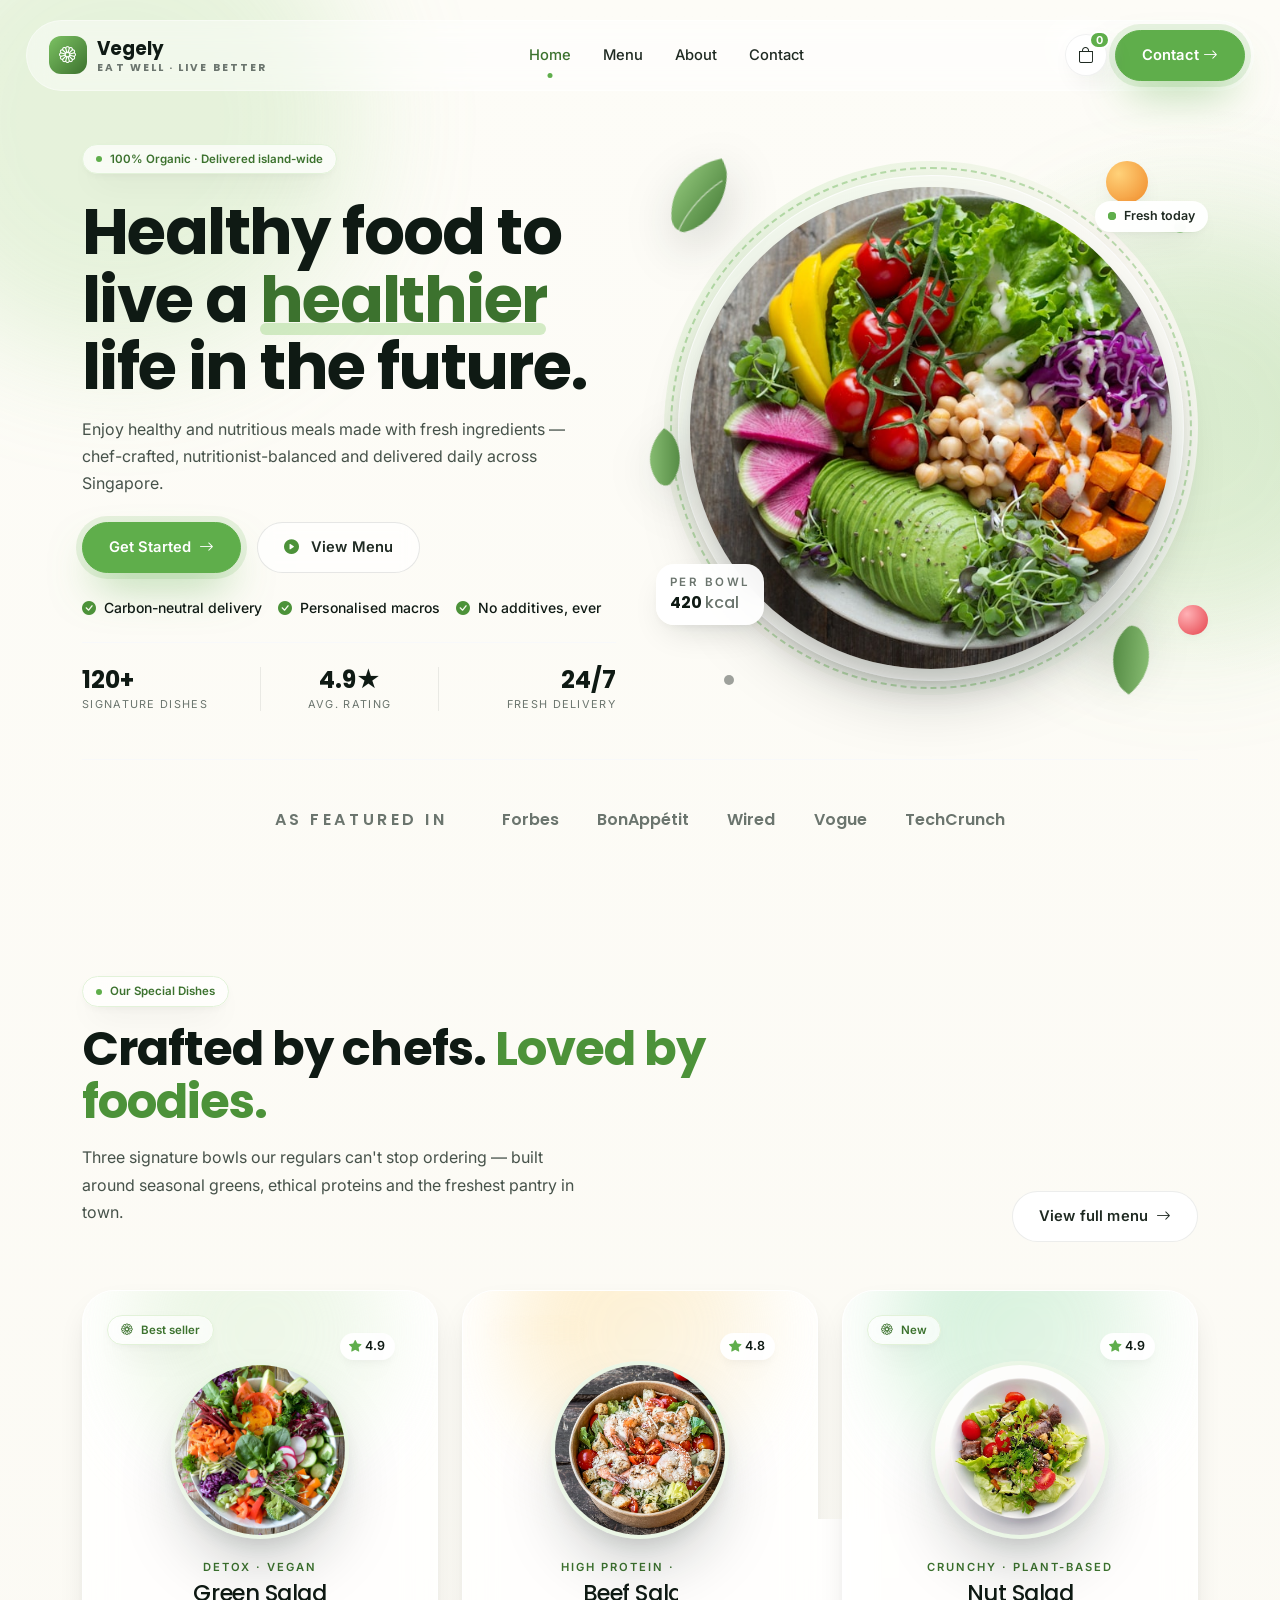
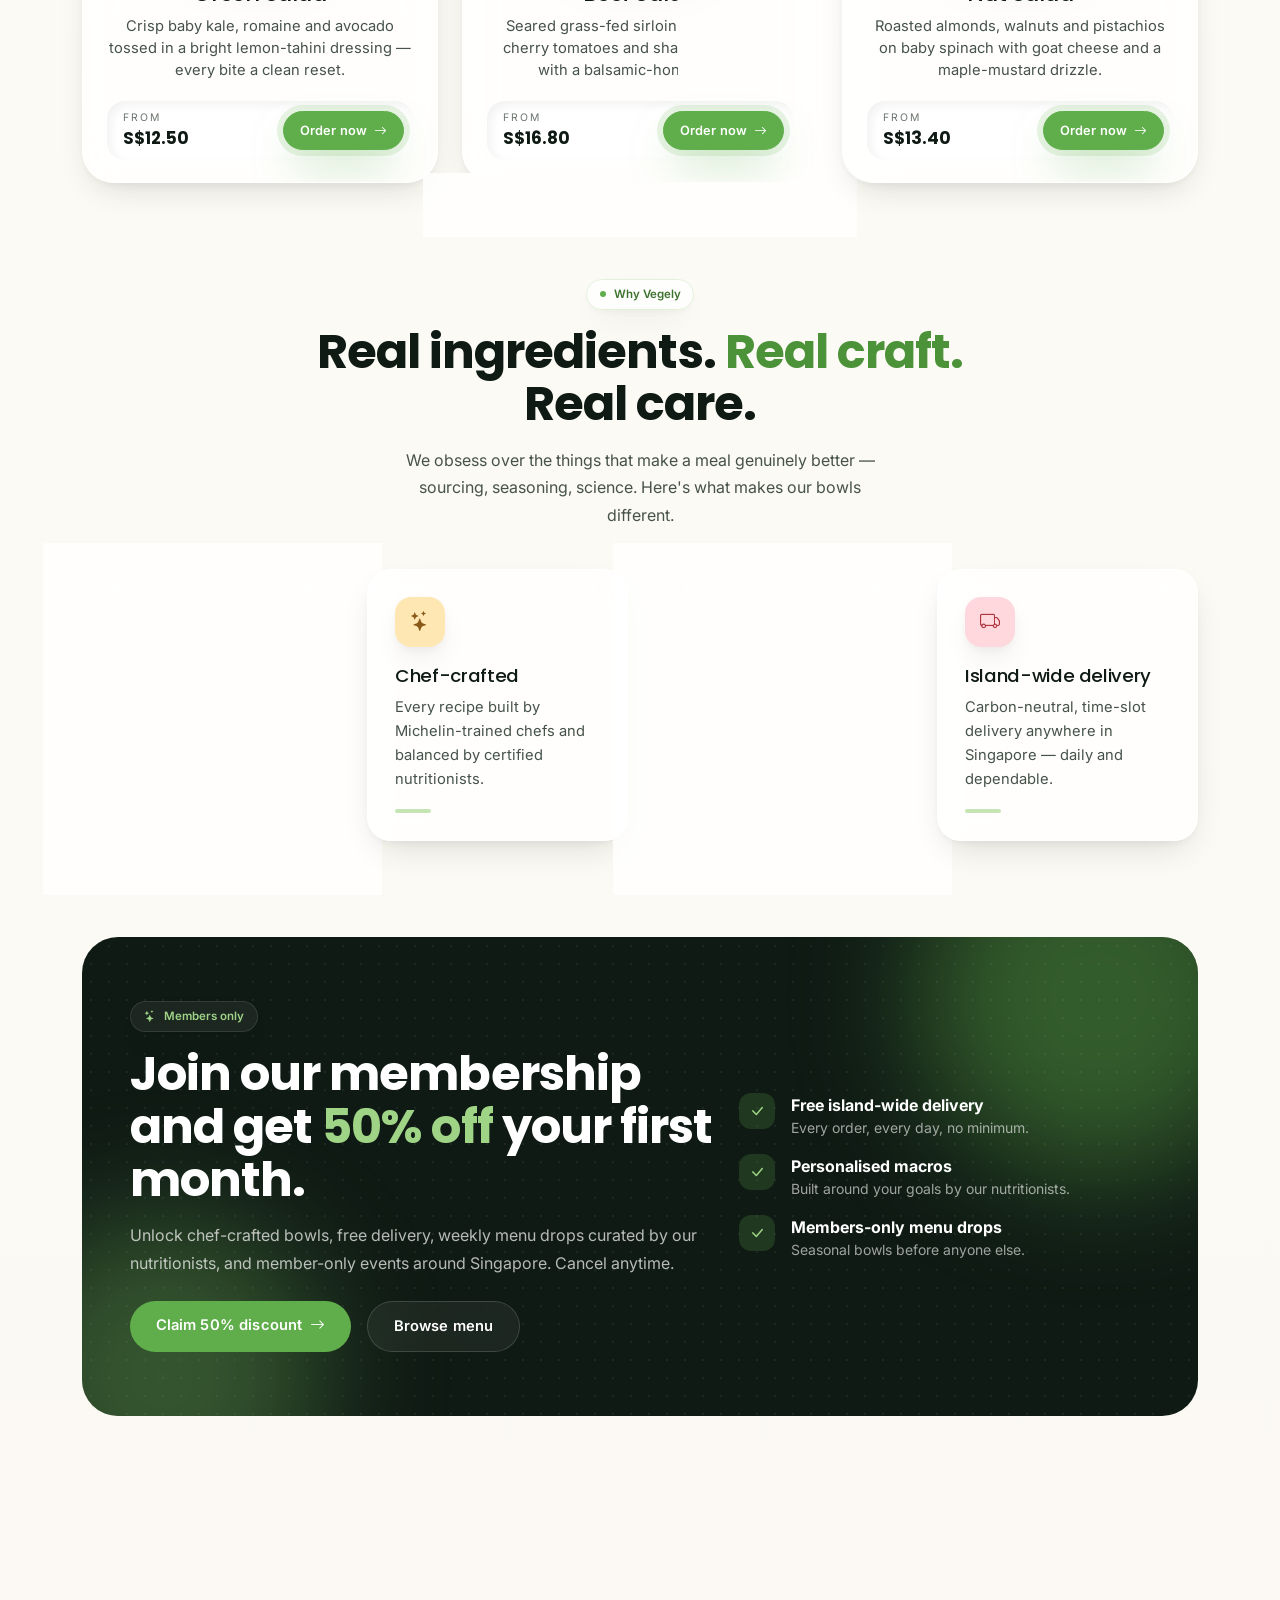
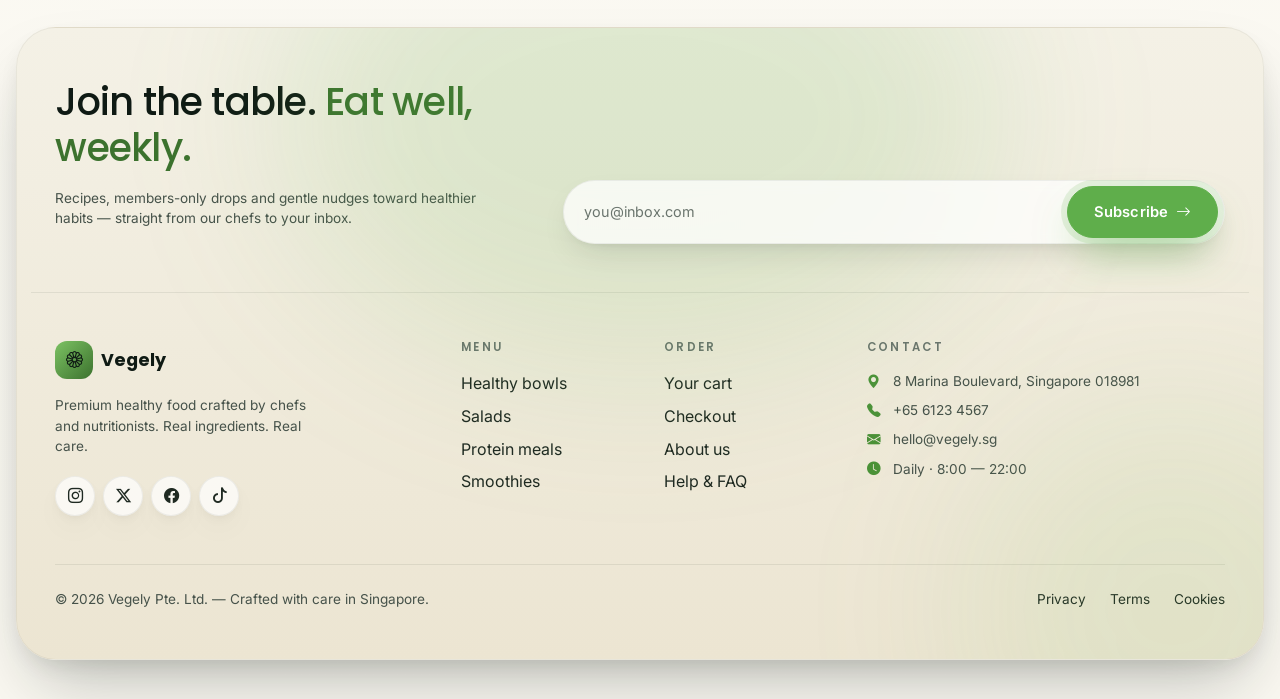
<file: index.html>
<!doctype html>
<html lang="en">
<head>
  <meta charset="UTF-8" />
  <meta name="viewport" content="width=device-width, initial-scale=1.0" />
  <meta name="theme-color" content="#5FAE4B" />
  <meta
    name="description"
    content="Vegely — Singapore's premium healthy food delivery. Fresh, chef-crafted bowls and salads delivered daily across the island."
  />
  <meta name="keywords" content="healthy food, food delivery, salad, Singapore, Vegely, vegan, plant-based, meal plans" />
  <meta name="author" content="Vegely" />

  <!-- Open Graph -->
  <meta property="og:title" content="Vegely — Healthy Food Delivery, Singapore" />
  <meta property="og:description" content="Chef-crafted, nutritionist-balanced bowls delivered fresh across Singapore." />
  <meta property="og:type" content="website" />

  <title>Vegely — Healthy Food Delivery, Singapore</title>
  <link rel="icon" type="image/svg+xml" href="images/icons/favicon.svg" />

  <!-- Fonts -->
  <link rel="preconnect" href="https://fonts.googleapis.com" />
  <link rel="preconnect" href="https://fonts.gstatic.com" crossorigin />
  <link
    href="https://fonts.googleapis.com/css2?family=Inter:wght@300;400;500;600;700&family=Poppins:wght@400;500;600;700;800&display=swap"
    rel="stylesheet"
  />

  <!-- Bootstrap 5 -->
  <link
    href="https://cdn.jsdelivr.net/npm/bootstrap@5.3.3/dist/css/bootstrap.min.css"
    rel="stylesheet"
  />
  <link
    rel="stylesheet"
    href="https://cdn.jsdelivr.net/npm/bootstrap-icons@1.11.3/font/bootstrap-icons.css"
  />

  <link rel="stylesheet" href="css/style.css" />
</head>
<body>

  <!-- ===================== NAVBAR ===================== -->
  <header class="navbar-vegely" role="banner">
    <div class="container">
      <div class="nav-shell">
        <a href="index.html" class="navbar-brand" aria-label="Vegely home">
          <span class="brand-mark"><i class="bi bi-flower1"></i></span>
          <span>
            <span class="d-block">Vegely</span>
            <span class="brand-tag d-block d-md-block">Eat well · Live better</span>
          </span>
        </a>

        <nav class="nav-links" aria-label="Primary">
          <a class="nav-link active" href="index.html">Home</a>
          <a class="nav-link" href="menu.html">Menu</a>
          <a class="nav-link" href="about.html">About</a>
          <a class="nav-link" href="about.html#contact">Contact</a>
        </nav>

        <div class="d-flex align-items-center gap-2">
          <a class="cart-chip" href="cart.html" data-cart aria-label="Cart">
            <i class="bi bi-bag"></i>
            <span class="count" data-cart-count>0</span>
          </a>
          <a href="about.html#contact" class="btn btn-vegely d-none d-md-inline-flex">
            Contact <i class="bi bi-arrow-right ms-1"></i>
          </a>
          <button
            class="nav-toggle d-lg-none"
            type="button"
            aria-label="Toggle navigation"
            aria-expanded="false"
            data-nav-toggle
          >
            <i class="bi bi-list fs-5"></i>
          </button>
        </div>
      </div>

      <div class="nav-mobile" data-nav-mobile style="display:none">
        <a class="nav-link" href="index.html">Home</a>
        <a class="nav-link" href="menu.html">Menu</a>
        <a class="nav-link" href="about.html">About</a>
        <a class="nav-link nav-link-cart" href="cart.html">
          <span><i class="bi bi-bag me-2"></i>Cart</span>
          <span class="cart-badge-mobile" data-cart-count>0</span>
        </a>
        <a class="nav-link" href="about.html#contact">Contact</a>
        <a href="cart.html" class="btn btn-vegely">
          <i class="bi bi-bag-check me-1"></i> View cart &amp; checkout
        </a>
      </div>
    </div>
  </header>

  <main>

    <!-- ===================== HERO ===================== -->
    <section class="section pt-5 pb-5" id="home" style="padding-top: 9rem !important;">
      <span class="amb-blob tl"></span>
      <span class="amb-blob tr"></span>

      <div class="container position-relative">
        <div class="row align-items-center g-5">
          <div class="col-lg-6 fade-up">
            <span class="pill mb-4">
              <span class="dot"></span> 100% Organic · Delivered island-wide
            </span>

            <h1 class="hero-title mb-3">
              Healthy food to live a
              <span class="highlight">healthier</span> life in the future.
            </h1>

            <p class="lead-soft mb-4">
              Enjoy healthy and nutritious meals made with fresh ingredients —
              chef-crafted, nutritionist-balanced and delivered daily across Singapore.
            </p>

            <div class="d-flex flex-wrap gap-3 mb-4">
              <a href="menu.html" class="btn btn-vegely">
                Get Started <i class="bi bi-arrow-right ms-1"></i>
              </a>
              <a href="menu.html" class="btn btn-ghost">
                <i class="bi bi-play-circle-fill text-leaf me-2"></i> View Menu
              </a>
            </div>

            <ul class="list-unstyled small fw-medium d-flex flex-wrap gap-3 mb-4">
              <li><i class="bi bi-check-circle-fill text-leaf me-1"></i> Carbon-neutral delivery</li>
              <li><i class="bi bi-check-circle-fill text-leaf me-1"></i> Personalised macros</li>
              <li><i class="bi bi-check-circle-fill text-leaf me-1"></i> No additives, ever</li>
            </ul>

            <div class="stats-row pt-4 border-top border-light">
              <div class="stat-block">
                <div class="stat-value">120+</div>
                <div class="stat-label">Signature dishes</div>
              </div>
              <div class="stat-block">
                <div class="stat-value">4.9★</div>
                <div class="stat-label">Avg. rating</div>
              </div>
              <div class="stat-block">
                <div class="stat-value">24/7</div>
                <div class="stat-label">Fresh delivery</div>
              </div>
            </div>
          </div>

          <!-- HERO BLOB -->
          <div class="col-lg-6 fade-up">
            <div class="hero-blob">
              <div class="ring-outer"></div>
              <div class="ring-inner"></div>
              <div class="ring-orbit"></div>

              <img
                class="hero-img"
                src="images/hero/salad-bowl.jpg"
                alt="Vegely signature green salad bowl with fresh greens"
              />

              <!-- Floating decorations -->
              <svg class="float-leaf leaf-1" viewBox="0 0 200 200" aria-hidden="true">
                <defs>
                  <linearGradient id="lg1" x1="0" y1="0" x2="1" y2="1">
                    <stop offset="0%" stop-color="#9FD487" />
                    <stop offset="100%" stop-color="#3C722E" />
                  </linearGradient>
                </defs>
                <path fill="url(#lg1)" d="M170 30C100 30 40 70 30 140c-2 16 6 32 22 36 60-2 110-50 122-110 2-12-2-30-4-36z" />
                <path d="M40 170C70 130 110 100 160 80" stroke="#FDFCF7" stroke-width="3" stroke-linecap="round" fill="none" opacity=".55" />
              </svg>
              <svg class="float-leaf leaf-2" viewBox="0 0 200 200" aria-hidden="true">
                <use href="#leafShape" />
                <path fill="url(#lg1)" d="M170 30C100 30 40 70 30 140c-2 16 6 32 22 36 60-2 110-50 122-110 2-12-2-30-4-36z" />
              </svg>
              <svg class="float-leaf leaf-3" viewBox="0 0 200 200" aria-hidden="true">
                <path fill="url(#lg1)" d="M170 30C100 30 40 70 30 140c-2 16 6 32 22 36 60-2 110-50 122-110 2-12-2-30-4-36z" />
              </svg>

              <span class="float-fruit float-fruit-orange"></span>
              <span class="float-fruit float-fruit-rose"></span>
              <span class="float-dot float-dot-green"></span>
              <span class="float-dot float-dot-ink"></span>

              <!-- Floating cards -->
              <div class="hero-badge kcal d-none d-md-block">
                <div class="text-eyebrow">Per bowl</div>
                <div style="font-family: var(--vg-font-display); font-weight: 700; color: var(--vg-ink-900);">
                  420 <span style="color: var(--vg-ink-400); font-weight: 500;">kcal</span>
                </div>
              </div>
              <div class="hero-badge fresh d-none d-md-flex">
                <span class="fresh-dot"></span>
                <span style="font-size:.78rem;font-weight:600;color:var(--vg-ink-700)">Fresh today</span>
              </div>
            </div>
          </div>
        </div>

        <!-- Brand strip -->
        <div class="brand-strip mt-5 pt-5 border-top border-light fade-up">
          <span class="text-eyebrow me-3">As featured in</span>
          <span>Forbes</span>
          <span>BonAppétit</span>
          <span>Wired</span>
          <span>Vogue</span>
          <span>TechCrunch</span>
        </div>
      </div>
    </section>

    <!-- ===================== SPECIAL DISHES ===================== -->
    <section class="section" id="dishes">
      <div class="container">
        <div class="row align-items-end g-3 mb-5">
          <div class="col-lg-7 fade-up">
            <span class="pill mb-3"><span class="dot"></span> Our Special Dishes</span>
            <h2 class="section-title">
              Crafted by chefs.
              <span class="text-leaf">Loved by foodies.</span>
            </h2>
            <p class="lead-soft mt-3">
              Three signature bowls our regulars can't stop ordering — built around
              seasonal greens, ethical proteins and the freshest pantry in town.
            </p>
          </div>
          <div class="col-lg-5 text-lg-end fade-up">
            <a href="menu.html" class="btn btn-pill-outline">
              View full menu <i class="bi bi-arrow-right ms-1"></i>
            </a>
          </div>
        </div>

        <div class="row g-4">
          <!-- Green Salad -->
          <div class="col-md-6 col-lg-4 fade-up">
            <article class="dish-card h-100">
              <span class="accent-blob accent-leaf"></span>
              <div class="d-flex justify-content-between align-items-start position-relative" style="z-index:1">
                <span class="pill"><i class="bi bi-flower1"></i> Best seller</span>
                <span class="dish-rating"><i class="bi bi-star-fill"></i> 4.9</span>
              </div>
              <div class="dish-image">
                <img src="images/dishes/green-salad.jpg" alt="Green salad bowl" />
              </div>
              <div class="dish-meta">
                <div class="tag">Detox · Vegan</div>
                <h3>Green Salad</h3>
                <p>Crisp baby kale, romaine and avocado tossed in a bright lemon-tahini dressing — every bite a clean reset.</p>
              </div>
              <div class="dish-foot">
                <div>
                  <div class="price-from">From</div>
                  <div class="price-val">S$12.50</div>
                </div>
                <button class="btn btn-vegely" data-add-to-cart="Green Salad">
                  Order now <i class="bi bi-arrow-right ms-1"></i>
                </button>
              </div>
            </article>
          </div>

          <!-- Beef Salad -->
          <div class="col-md-6 col-lg-4 fade-up">
            <article class="dish-card h-100">
              <span class="accent-blob accent-amber"></span>
              <div class="d-flex justify-content-between align-items-start position-relative" style="z-index:1">
                <span class="pill"><i class="bi bi-flower1"></i> Chef pick</span>
                <span class="dish-rating"><i class="bi bi-star-fill"></i> 4.8</span>
              </div>
              <div class="dish-image">
                <img src="images/dishes/beef-salad.jpg" alt="Beef salad" />
              </div>
              <div class="dish-meta">
                <div class="tag">High protein · Keto</div>
                <h3>Beef Salad</h3>
                <p>Seared grass-fed sirloin over arugula, cherry tomatoes and shaved parmesan with a balsamic-honey glaze.</p>
              </div>
              <div class="dish-foot">
                <div>
                  <div class="price-from">From</div>
                  <div class="price-val">S$16.80</div>
                </div>
                <button class="btn btn-vegely" data-add-to-cart="Beef Salad">
                  Order now <i class="bi bi-arrow-right ms-1"></i>
                </button>
              </div>
            </article>
          </div>

          <!-- Nut Salad -->
          <div class="col-md-6 col-lg-4 fade-up">
            <article class="dish-card h-100">
              <span class="accent-blob accent-mint"></span>
              <div class="d-flex justify-content-between align-items-start position-relative" style="z-index:1">
                <span class="pill"><i class="bi bi-flower1"></i> New</span>
                <span class="dish-rating"><i class="bi bi-star-fill"></i> 4.9</span>
              </div>
              <div class="dish-image">
                <img src="images/dishes/nut-salad.jpg" alt="Nut salad" />
              </div>
              <div class="dish-meta">
                <div class="tag">Crunchy · Plant-based</div>
                <h3>Nut Salad</h3>
                <p>Roasted almonds, walnuts and pistachios on baby spinach with goat cheese and a maple-mustard drizzle.</p>
              </div>
              <div class="dish-foot">
                <div>
                  <div class="price-from">From</div>
                  <div class="price-val">S$13.40</div>
                </div>
                <button class="btn btn-vegely" data-add-to-cart="Nut Salad">
                  Order now <i class="bi bi-arrow-right ms-1"></i>
                </button>
              </div>
            </article>
          </div>
        </div>
      </div>
    </section>

    <!-- ===================== FEATURES ===================== -->
    <section class="section pt-0">
      <div class="container">
        <div class="text-center mx-auto fade-up" style="max-width: 720px">
          <span class="pill mb-3"><span class="dot"></span> Why Vegely</span>
          <h2 class="section-title">
            Real ingredients. <span class="text-leaf">Real craft.</span> Real care.
          </h2>
          <p class="lead-soft mx-auto mt-3">
            We obsess over the things that make a meal genuinely better — sourcing,
            seasoning, science. Here's what makes our bowls different.
          </p>
        </div>

        <div class="row g-4 mt-2">
          <div class="col-md-6 col-lg-3 fade-up">
            <div class="feature-card">
              <span class="feature-icon"><i class="bi bi-flower1"></i></span>
              <h3>Locally sourced</h3>
              <p>Greens harvested from regenerative Singapore farms — picked, washed, plated within hours.</p>
              <div class="accent-bar"></div>
            </div>
          </div>
          <div class="col-md-6 col-lg-3 fade-up">
            <div class="feature-card">
              <span class="feature-icon amber"><i class="bi bi-stars"></i></span>
              <h3>Chef-crafted</h3>
              <p>Every recipe built by Michelin-trained chefs and balanced by certified nutritionists.</p>
              <div class="accent-bar"></div>
            </div>
          </div>
          <div class="col-md-6 col-lg-3 fade-up">
            <div class="feature-card">
              <span class="feature-icon mint"><i class="bi bi-check2-circle"></i></span>
              <h3>Clean macros</h3>
              <p>Personalised macros, transparent ingredients. No additives, no surprises — ever.</p>
              <div class="accent-bar"></div>
            </div>
          </div>
          <div class="col-md-6 col-lg-3 fade-up">
            <div class="feature-card">
              <span class="feature-icon rose"><i class="bi bi-truck"></i></span>
              <h3>Island-wide delivery</h3>
              <p>Carbon-neutral, time-slot delivery anywhere in Singapore — daily and dependable.</p>
              <div class="accent-bar"></div>
            </div>
          </div>
        </div>
      </div>
    </section>

    <!-- ===================== MEMBERSHIP BANNER ===================== -->
    <section class="section pt-0">
      <div class="container">
        <div class="promo-banner fade-up">
          <span class="dots"></span>
          <div class="row align-items-center g-4 position-relative" style="z-index:1">
            <div class="col-lg-7">
              <span class="pill" style="background: rgba(255,255,255,.06); color: var(--vg-green-300); border-color: rgba(255,255,255,.1)">
                <i class="bi bi-stars"></i> Members only
              </span>
              <h2 class="section-title mt-3">
                Join our membership and get
                <span class="text-accent">50% off</span> your first month.
              </h2>
              <p class="lead-soft mt-3" style="color: rgba(255,255,255,.7); max-width: 38rem">
                Unlock chef-crafted bowls, free delivery, weekly menu drops curated by our nutritionists,
                and member-only events around Singapore. Cancel anytime.
              </p>
              <div class="d-flex flex-wrap gap-3 mt-4">
                <a href="about.html#contact" class="btn btn-glow">
                  Claim 50% discount <i class="bi bi-arrow-right ms-1"></i>
                </a>
                <a href="menu.html" class="btn btn-ghost" style="background: rgba(255,255,255,.06); color: #fff; border-color: rgba(255,255,255,.15)">
                  Browse menu
                </a>
              </div>
            </div>
            <div class="col-lg-5">
              <ul class="list-unstyled m-0">
                <li class="d-flex align-items-start gap-3 mb-3">
                  <span style="width:36px;height:36px;border-radius:12px;background:rgba(95,174,75,.2);color:var(--vg-green-300);display:inline-flex;align-items:center;justify-content:center;flex-shrink:0">
                    <i class="bi bi-check-lg"></i>
                  </span>
                  <div>
                    <strong>Free island-wide delivery</strong>
                    <div class="small" style="color: rgba(255,255,255,.6)">Every order, every day, no minimum.</div>
                  </div>
                </li>
                <li class="d-flex align-items-start gap-3 mb-3">
                  <span style="width:36px;height:36px;border-radius:12px;background:rgba(95,174,75,.2);color:var(--vg-green-300);display:inline-flex;align-items:center;justify-content:center;flex-shrink:0">
                    <i class="bi bi-check-lg"></i>
                  </span>
                  <div>
                    <strong>Personalised macros</strong>
                    <div class="small" style="color: rgba(255,255,255,.6)">Built around your goals by our nutritionists.</div>
                  </div>
                </li>
                <li class="d-flex align-items-start gap-3">
                  <span style="width:36px;height:36px;border-radius:12px;background:rgba(95,174,75,.2);color:var(--vg-green-300);display:inline-flex;align-items:center;justify-content:center;flex-shrink:0">
                    <i class="bi bi-check-lg"></i>
                  </span>
                  <div>
                    <strong>Members-only menu drops</strong>
                    <div class="small" style="color: rgba(255,255,255,.6)">Seasonal bowls before anyone else.</div>
                  </div>
                </li>
              </ul>
            </div>
          </div>
        </div>
      </div>
    </section>
  </main>

  <!-- ===================== FOOTER ===================== -->
  <footer class="site-footer" id="contact">
    <div class="container footer-inner">
      <div class="row g-5 pb-5 border-bottom border-secondary border-opacity-25">
        <div class="col-lg-5">
          <h2 class="text-white" style="font-size: clamp(1.6rem, 3vw, 2.4rem)">
            Join the table.
            <span style="color: var(--vg-green-300)">Eat well, weekly.</span>
          </h2>
          <p class="small-muted mt-3" style="max-width: 32rem">
            Recipes, members-only drops and gentle nudges toward healthier habits —
            straight from our chefs to your inbox.
          </p>
        </div>
        <div class="col-lg-7 d-flex align-items-end">
          <form class="footer-newsletter w-100" data-newsletter>
            <input type="email" required placeholder="you@inbox.com" aria-label="Email" />
            <button class="btn btn-vegely" type="submit">
              Subscribe <i class="bi bi-arrow-right ms-1"></i>
            </button>
          </form>
        </div>
      </div>

      <div class="row g-5 py-5">
        <div class="col-lg-4 col-md-6">
          <a href="index.html" class="d-inline-flex align-items-center gap-2 text-white text-decoration-none">
            <span class="brand-mark"><i class="bi bi-flower1"></i></span>
            <span style="font-family: var(--vg-font-display); font-weight: 700; font-size: 1.1rem">Vegely</span>
          </a>
          <p class="small-muted mt-3" style="max-width: 28ch">
            Premium healthy food crafted by chefs and nutritionists. Real ingredients. Real care.
          </p>
          <div class="social-row">
            <a href="#" aria-label="Instagram"><i class="bi bi-instagram"></i></a>
            <a href="#" aria-label="Twitter"><i class="bi bi-twitter-x"></i></a>
            <a href="#" aria-label="Facebook"><i class="bi bi-facebook"></i></a>
            <a href="#" aria-label="TikTok"><i class="bi bi-tiktok"></i></a>
          </div>
        </div>

        <div class="col-lg-2 col-md-6 col-6">
          <h6>Menu</h6>
          <ul>
            <li><a href="menu.html#bowls">Healthy bowls</a></li>
            <li><a href="menu.html#salads">Salads</a></li>
            <li><a href="menu.html#protein">Protein meals</a></li>
            <li><a href="menu.html#smoothies">Smoothies</a></li>
          </ul>
        </div>

        <div class="col-lg-2 col-md-6 col-6">
          <h6>Order</h6>
          <ul>
            <li><a href="cart.html">Your cart</a></li>
            <li><a href="cart.html#checkout">Checkout</a></li>
            <li><a href="about.html">About us</a></li>
            <li><a href="about.html#contact">Help &amp; FAQ</a></li>
          </ul>
        </div>

        <div class="col-lg-4 col-md-6">
          <h6>Contact</h6>
          <ul class="small-muted">
            <li><i class="bi bi-geo-alt-fill text-leaf me-2"></i> 8 Marina Boulevard, Singapore 018981</li>
            <li><i class="bi bi-telephone-fill text-leaf me-2"></i> +65 6123 4567</li>
            <li><i class="bi bi-envelope-fill text-leaf me-2"></i> hello@vegely.sg</li>
            <li><i class="bi bi-clock-fill text-leaf me-2"></i> Daily · 8:00 — 22:00</li>
          </ul>
        </div>
      </div>

      <div class="footer-base">
        <p class="small-muted mb-0">
          © <span data-year>2026</span> Vegely Pte. Ltd. — Crafted with care in Singapore.
        </p>
        <div class="d-flex gap-4 small-muted">
          <a href="#">Privacy</a>
          <a href="#">Terms</a>
          <a href="#">Cookies</a>
        </div>
      </div>
    </div>
  </footer>

  <!-- Cart toast -->
  <div class="cart-toast" data-cart-toast role="status" aria-live="polite">
    <i class="bi bi-bag-check-fill"></i>
    <span data-cart-toast-msg>Added to cart</span>
  </div>

  <!-- Bootstrap JS -->
  <script src="https://cdn.jsdelivr.net/npm/bootstrap@5.3.3/dist/js/bootstrap.bundle.min.js"></script>
  <script src="js/script.js"></script>
</body>
</html>
</file>
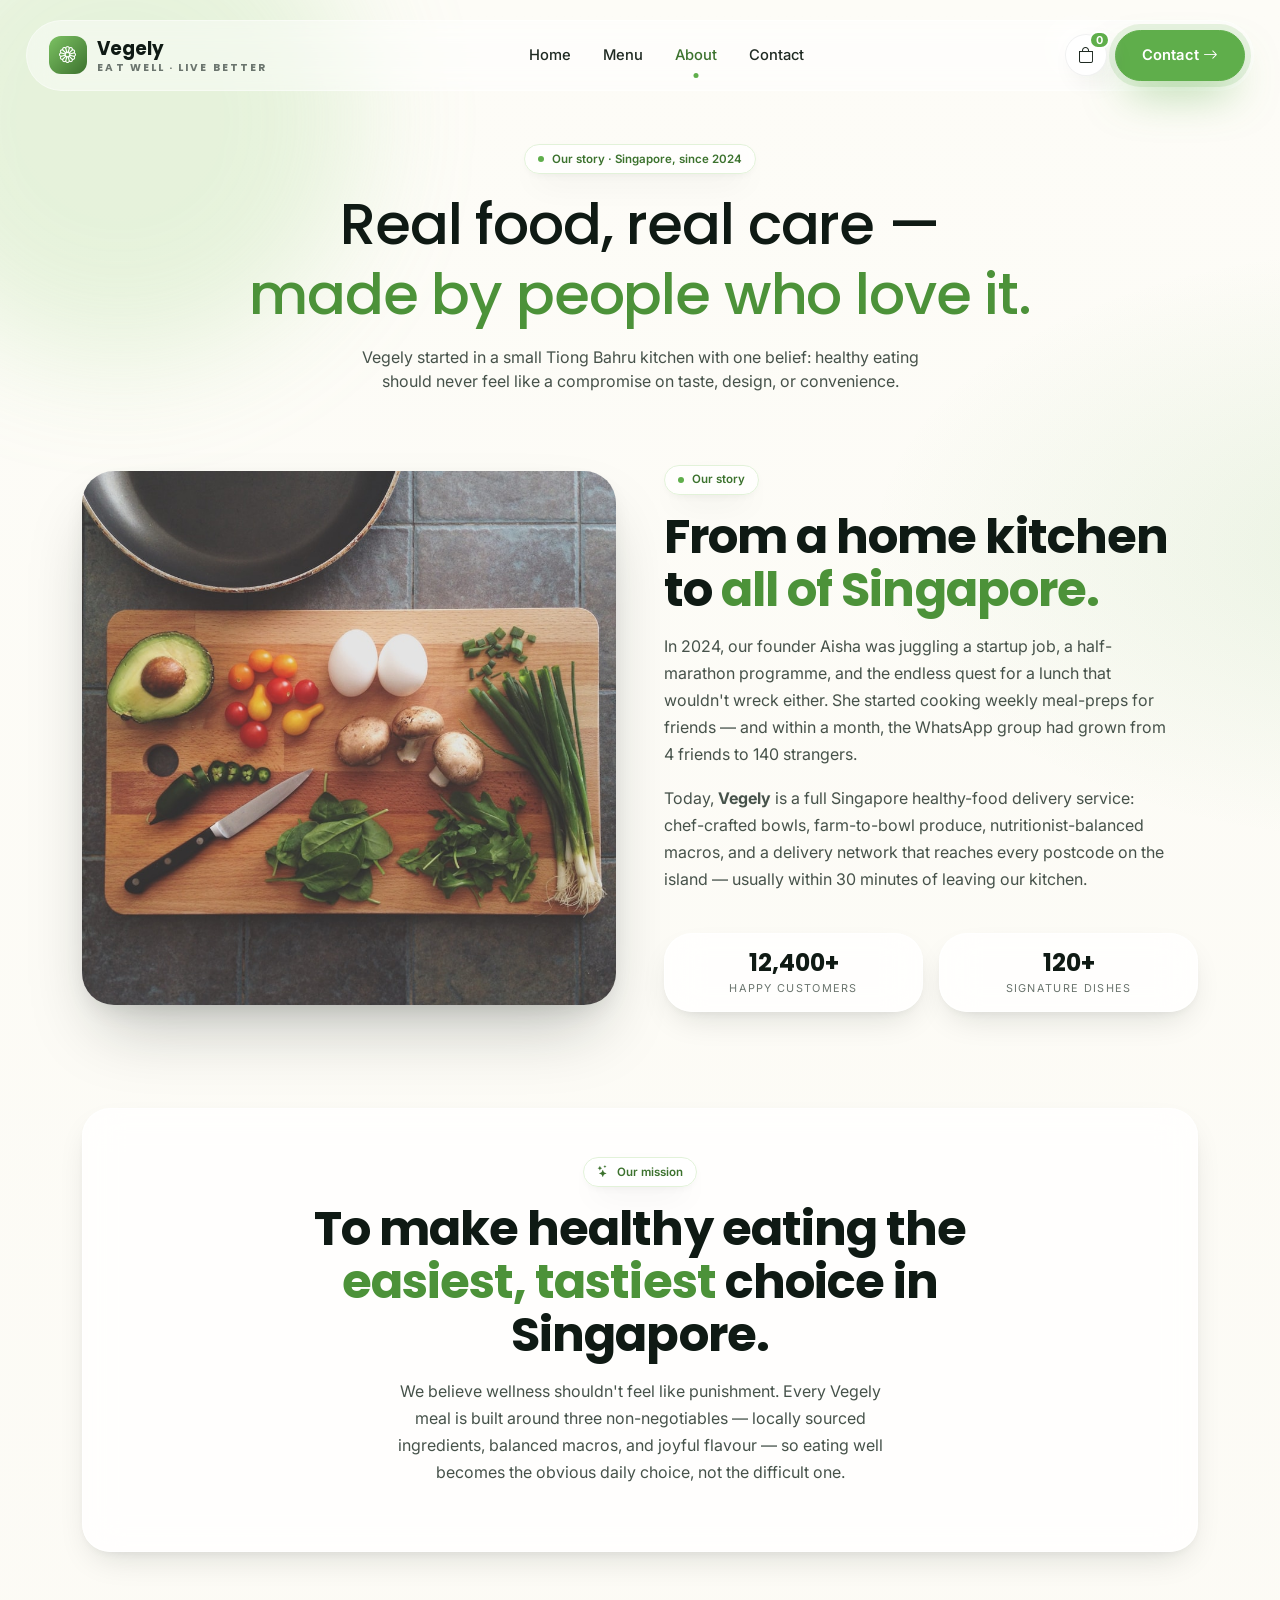
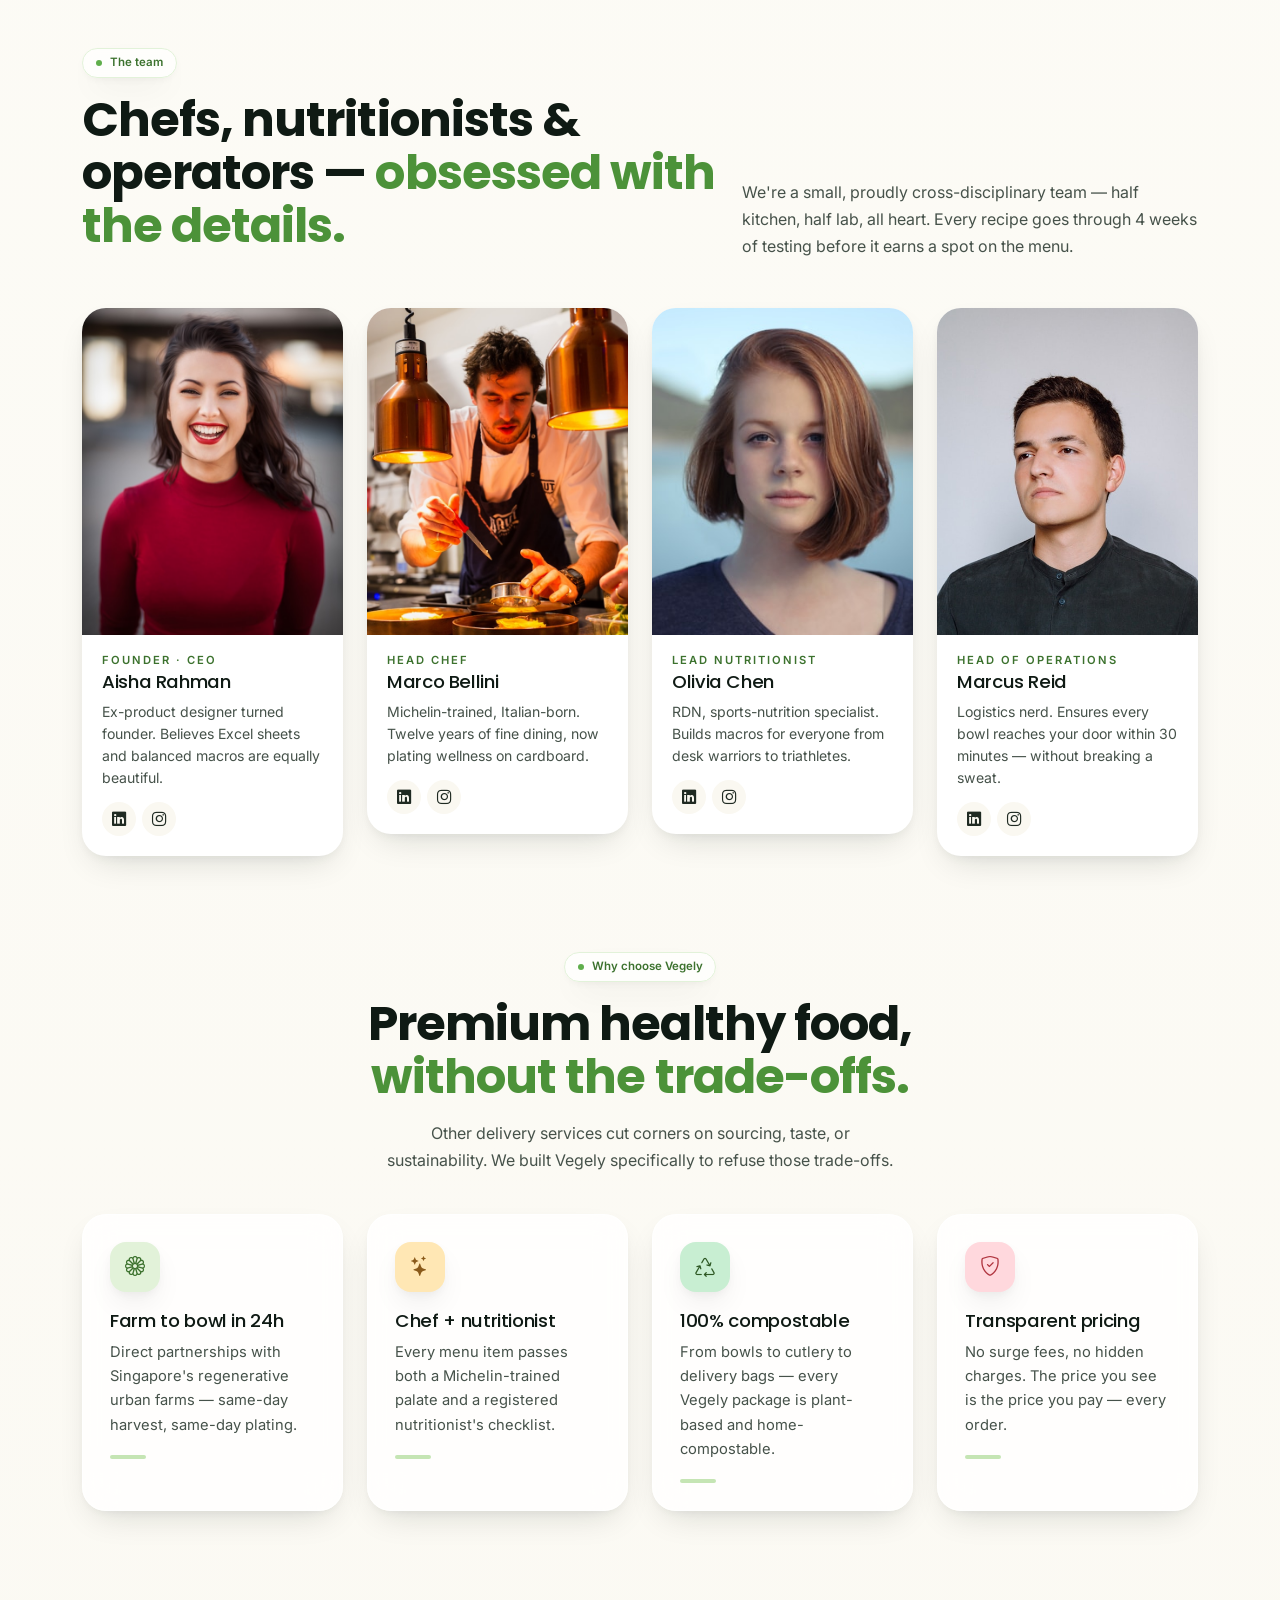
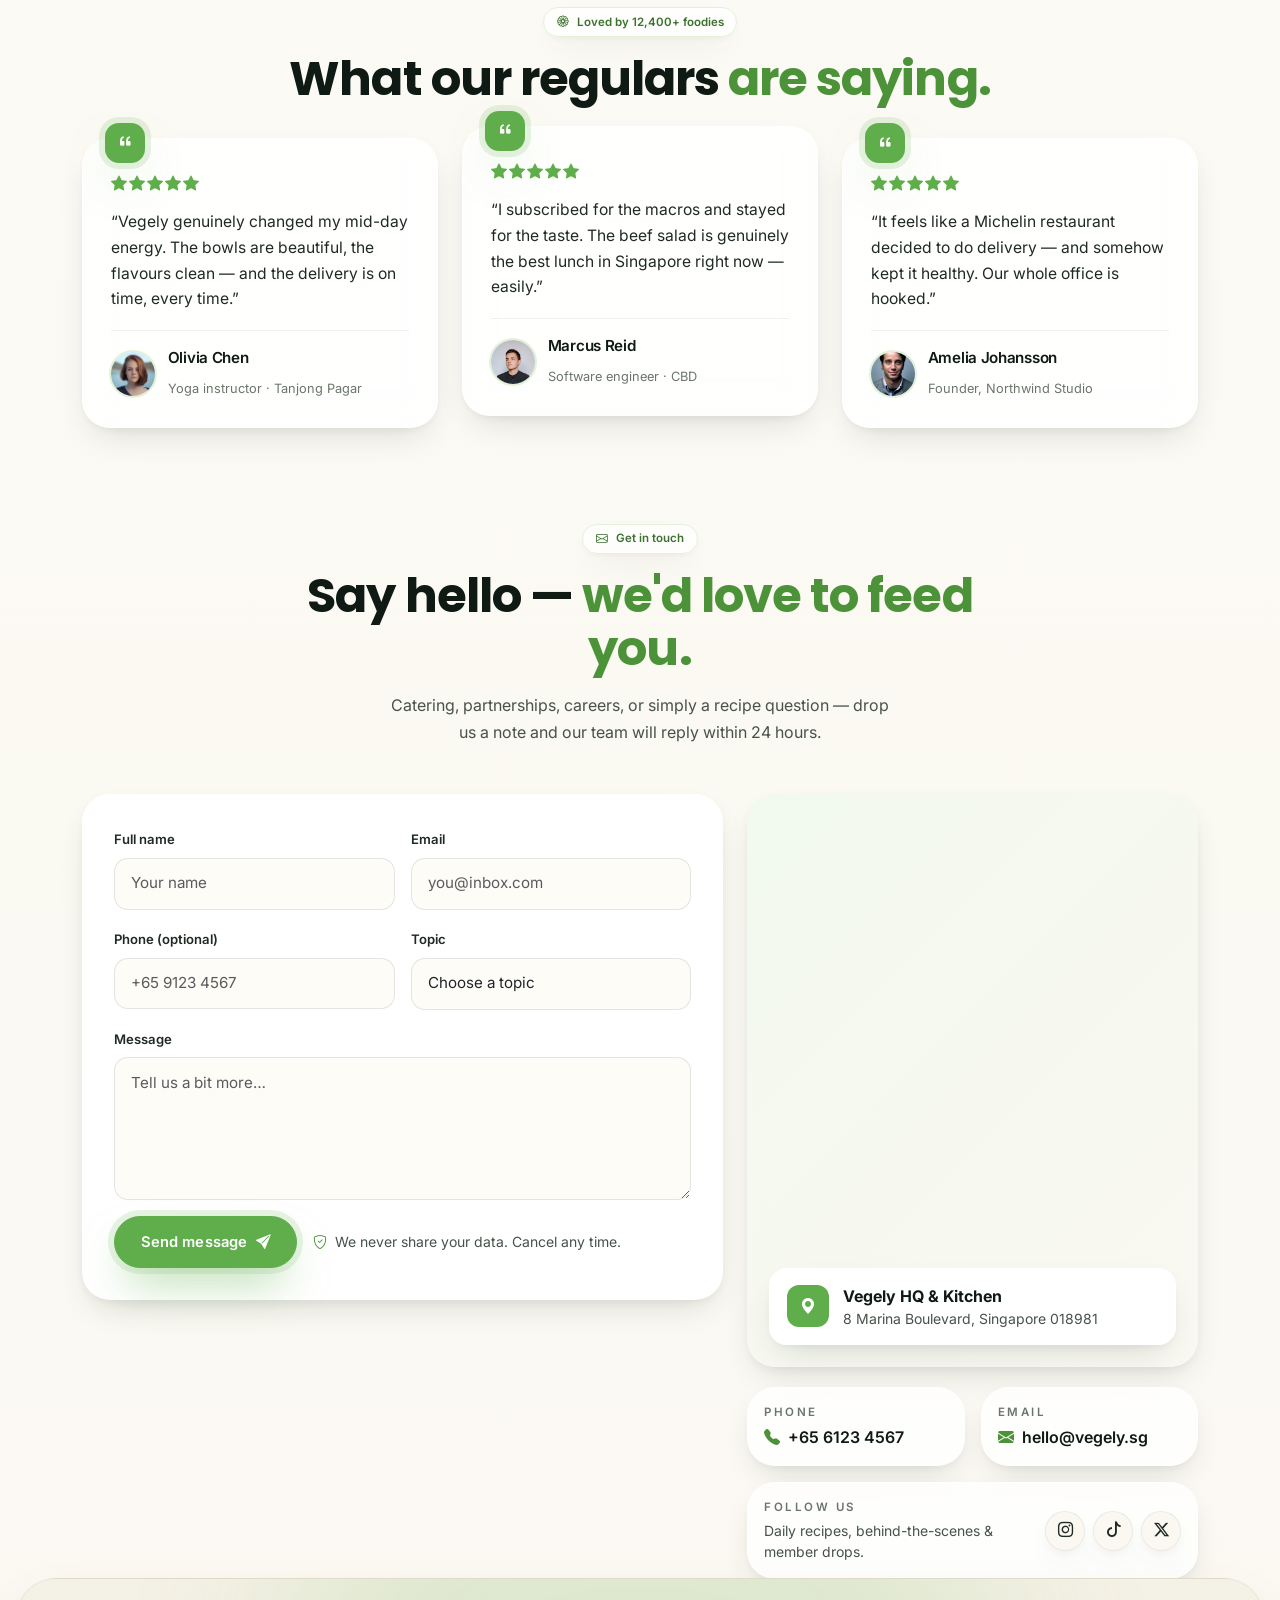
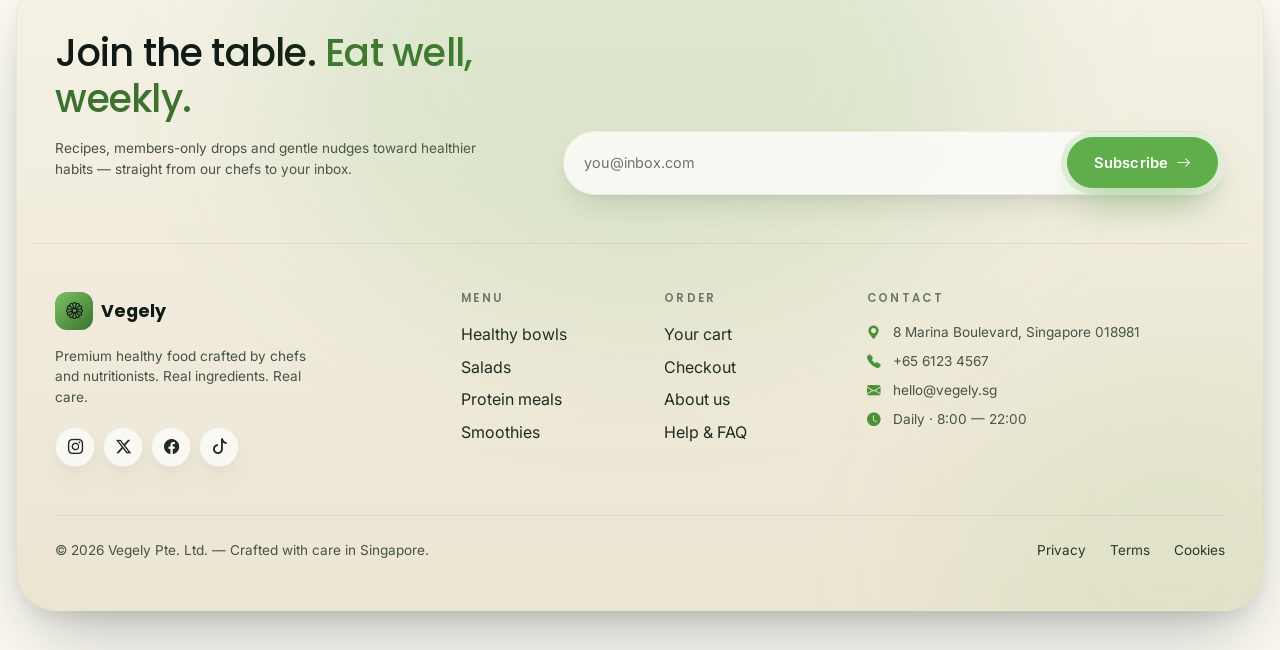
<file: about.html>
<!doctype html>
<html lang="en">
<head>
  <meta charset="UTF-8" />
  <meta name="viewport" content="width=device-width, initial-scale=1.0" />
  <meta name="theme-color" content="#5FAE4B" />
  <meta
    name="description"
    content="The story behind Vegely — a Singapore healthy food delivery startup. Meet our founders, chefs and nutritionists, read customer reviews, or get in touch."
  />
  <title>About — Vegely | Healthy Food Delivery, Singapore</title>
  <link rel="icon" type="image/svg+xml" href="images/icons/favicon.svg" />

  <link rel="preconnect" href="https://fonts.googleapis.com" />
  <link rel="preconnect" href="https://fonts.gstatic.com" crossorigin />
  <link
    href="https://fonts.googleapis.com/css2?family=Inter:wght@300;400;500;600;700&family=Poppins:wght@400;500;600;700;800&display=swap"
    rel="stylesheet"
  />

  <link
    href="https://cdn.jsdelivr.net/npm/bootstrap@5.3.3/dist/css/bootstrap.min.css"
    rel="stylesheet"
  />
  <link
    rel="stylesheet"
    href="https://cdn.jsdelivr.net/npm/bootstrap-icons@1.11.3/font/bootstrap-icons.css"
  />
  <link rel="stylesheet" href="css/style.css" />
</head>
<body>

  <!-- ===================== NAVBAR ===================== -->
  <header class="navbar-vegely" role="banner">
    <div class="container">
      <div class="nav-shell">
        <a href="index.html" class="navbar-brand" aria-label="Vegely home">
          <span class="brand-mark"><i class="bi bi-flower1"></i></span>
          <span>
            <span class="d-block">Vegely</span>
            <span class="brand-tag d-block">Eat well · Live better</span>
          </span>
        </a>
        <nav class="nav-links" aria-label="Primary">
          <a class="nav-link" href="index.html">Home</a>
          <a class="nav-link" href="menu.html">Menu</a>
          <a class="nav-link active" href="about.html">About</a>
          <a class="nav-link" href="#contact">Contact</a>
        </nav>
        <div class="d-flex align-items-center gap-2">
          <a class="cart-chip" href="cart.html" data-cart aria-label="Cart">
            <i class="bi bi-bag"></i>
            <span class="count" data-cart-count>0</span>
          </a>
          <a href="#contact" class="btn btn-vegely d-none d-md-inline-flex">
            Contact <i class="bi bi-arrow-right ms-1"></i>
          </a>
          <button class="nav-toggle d-lg-none" type="button" aria-label="Toggle navigation" aria-expanded="false" data-nav-toggle>
            <i class="bi bi-list fs-5"></i>
          </button>
        </div>
      </div>
      <div class="nav-mobile" data-nav-mobile style="display:none">
        <a class="nav-link" href="index.html">Home</a>
        <a class="nav-link" href="menu.html">Menu</a>
        <a class="nav-link" href="about.html">About</a>
        <a class="nav-link nav-link-cart" href="cart.html">
          <span><i class="bi bi-bag me-2"></i>Cart</span>
          <span class="cart-badge-mobile" data-cart-count>0</span>
        </a>
        <a class="nav-link" href="#contact">Contact</a>
        <a href="cart.html" class="btn btn-vegely">
          <i class="bi bi-bag-check me-1"></i> View cart &amp; checkout
        </a>
      </div>
    </div>
  </header>

  <main>

    <!-- ===================== PAGE HEADER ===================== -->
    <section class="page-header position-relative">
      <span class="amb-blob tl"></span>
      <div class="container position-relative fade-up">
        <span class="pill mb-3"><span class="dot"></span> Our story · Singapore, since 2024</span>
        <h1>Real food, real care — <br><span class="text-leaf">made by people who love it.</span></h1>
        <p>
          Vegely started in a small Tiong Bahru kitchen with one belief:
          healthy eating should never feel like a compromise on taste, design, or convenience.
        </p>
      </div>
    </section>

    <!-- ===================== STORY ===================== -->
    <section class="section pt-2" id="story">
      <div class="container">
        <div class="row g-5 align-items-center">
          <div class="col-lg-6 fade-up">
            <div class="about-hero-img">
              <img src="images/hero/fresh-produce.jpg" alt="Fresh produce arranged on a wooden table" />
            </div>
          </div>
          <div class="col-lg-6 fade-up">
            <span class="pill mb-3"><span class="dot"></span> Our story</span>
            <h2 class="section-title">From a home kitchen to <span class="text-leaf">all of Singapore.</span></h2>
            <p class="lead-soft mt-3">
              In 2024, our founder Aisha was juggling a startup job, a half-marathon programme, and the
              endless quest for a lunch that wouldn't wreck either. She started cooking weekly meal-preps
              for friends — and within a month, the WhatsApp group had grown from 4 friends to 140 strangers.
            </p>
            <p class="lead-soft">
              Today, <strong>Vegely</strong> is a full Singapore healthy-food delivery service: chef-crafted bowls,
              farm-to-bowl produce, nutritionist-balanced macros, and a delivery network that reaches
              every postcode on the island — usually within 30 minutes of leaving our kitchen.
            </p>

            <div class="row g-3 mt-4">
              <div class="col-6">
                <div class="glass-card p-3 text-center">
                  <div class="stat-value">12,400+</div>
                  <div class="stat-label">Happy customers</div>
                </div>
              </div>
              <div class="col-6">
                <div class="glass-card p-3 text-center">
                  <div class="stat-value">120+</div>
                  <div class="stat-label">Signature dishes</div>
                </div>
              </div>
            </div>
          </div>
        </div>
      </div>
    </section>

    <!-- ===================== MISSION ===================== -->
    <section class="section pt-0">
      <div class="container">
        <div class="glass-card p-4 p-lg-5 fade-up text-center">
          <span class="pill mx-auto mb-3"><i class="bi bi-stars"></i> Our mission</span>
          <h2 class="section-title mx-auto" style="max-width: 22ch">
            To make healthy eating the <span class="text-leaf">easiest, tastiest</span> choice in Singapore.
          </h2>
          <p class="lead-soft mx-auto mt-3">
            We believe wellness shouldn't feel like punishment. Every Vegely meal is built around three
            non-negotiables — locally sourced ingredients, balanced macros, and joyful flavour — so eating
            well becomes the obvious daily choice, not the difficult one.
          </p>
        </div>
      </div>
    </section>

    <!-- ===================== TEAM ===================== -->
    <section class="section pt-0" id="team">
      <div class="container">
        <div class="row align-items-end g-3 mb-5">
          <div class="col-lg-7 fade-up">
            <span class="pill mb-3"><span class="dot"></span> The team</span>
            <h2 class="section-title">
              Chefs, nutritionists & operators —
              <span class="text-leaf">obsessed with the details.</span>
            </h2>
          </div>
          <div class="col-lg-5 fade-up">
            <p class="lead-soft mb-0">
              We're a small, proudly cross-disciplinary team — half kitchen, half lab, all heart.
              Every recipe goes through 4 weeks of testing before it earns a spot on the menu.
            </p>
          </div>
        </div>

        <div class="row g-4">
          <div class="col-md-6 col-lg-3 fade-up">
            <article class="team-card">
              <div class="img-wrap">
                <img src="images/team/aisha-rahman.jpg" alt="Aisha Rahman" />
              </div>
              <div class="body">
                <div class="role">Founder · CEO</div>
                <h3>Aisha Rahman</h3>
                <p>Ex-product designer turned founder. Believes Excel sheets and balanced macros are equally beautiful.</p>
                <div class="socials">
                  <a href="#" aria-label="LinkedIn"><i class="bi bi-linkedin"></i></a>
                  <a href="#" aria-label="Instagram"><i class="bi bi-instagram"></i></a>
                </div>
              </div>
            </article>
          </div>

          <div class="col-md-6 col-lg-3 fade-up">
            <article class="team-card">
              <div class="img-wrap">
                <img src="images/team/marco-bellini.jpg" alt="Marco Bellini" />
              </div>
              <div class="body">
                <div class="role">Head Chef</div>
                <h3>Marco Bellini</h3>
                <p>Michelin-trained, Italian-born. Twelve years of fine dining, now plating wellness on cardboard.</p>
                <div class="socials">
                  <a href="#" aria-label="LinkedIn"><i class="bi bi-linkedin"></i></a>
                  <a href="#" aria-label="Instagram"><i class="bi bi-instagram"></i></a>
                </div>
              </div>
            </article>
          </div>

          <div class="col-md-6 col-lg-3 fade-up">
            <article class="team-card">
              <div class="img-wrap">
                <img src="images/team/olivia-chen.jpg" alt="Olivia Chen" />
              </div>
              <div class="body">
                <div class="role">Lead Nutritionist</div>
                <h3>Olivia Chen</h3>
                <p>RDN, sports-nutrition specialist. Builds macros for everyone from desk warriors to triathletes.</p>
                <div class="socials">
                  <a href="#" aria-label="LinkedIn"><i class="bi bi-linkedin"></i></a>
                  <a href="#" aria-label="Instagram"><i class="bi bi-instagram"></i></a>
                </div>
              </div>
            </article>
          </div>

          <div class="col-md-6 col-lg-3 fade-up">
            <article class="team-card">
              <div class="img-wrap">
                <img src="images/team/marcus-reid.jpg" alt="Marcus Reid" />
              </div>
              <div class="body">
                <div class="role">Head of Operations</div>
                <h3>Marcus Reid</h3>
                <p>Logistics nerd. Ensures every bowl reaches your door within 30 minutes — without breaking a sweat.</p>
                <div class="socials">
                  <a href="#" aria-label="LinkedIn"><i class="bi bi-linkedin"></i></a>
                  <a href="#" aria-label="Instagram"><i class="bi bi-instagram"></i></a>
                </div>
              </div>
            </article>
          </div>
        </div>
      </div>
    </section>

    <!-- ===================== WHY CHOOSE US ===================== -->
    <section class="section pt-0">
      <div class="container">
        <div class="text-center mx-auto fade-up" style="max-width: 720px">
          <span class="pill mb-3"><span class="dot"></span> Why choose Vegely</span>
          <h2 class="section-title">
            Premium healthy food, <span class="text-leaf">without the trade-offs.</span>
          </h2>
          <p class="lead-soft mx-auto mt-3">
            Other delivery services cut corners on sourcing, taste, or sustainability. We built Vegely
            specifically to refuse those trade-offs.
          </p>
        </div>

        <div class="row g-4 mt-2">
          <div class="col-md-6 col-lg-3 fade-up">
            <div class="feature-card">
              <span class="feature-icon"><i class="bi bi-flower1"></i></span>
              <h3>Farm to bowl in 24h</h3>
              <p>Direct partnerships with Singapore's regenerative urban farms — same-day harvest, same-day plating.</p>
              <div class="accent-bar"></div>
            </div>
          </div>
          <div class="col-md-6 col-lg-3 fade-up">
            <div class="feature-card">
              <span class="feature-icon amber"><i class="bi bi-stars"></i></span>
              <h3>Chef + nutritionist</h3>
              <p>Every menu item passes both a Michelin-trained palate and a registered nutritionist's checklist.</p>
              <div class="accent-bar"></div>
            </div>
          </div>
          <div class="col-md-6 col-lg-3 fade-up">
            <div class="feature-card">
              <span class="feature-icon mint"><i class="bi bi-recycle"></i></span>
              <h3>100% compostable</h3>
              <p>From bowls to cutlery to delivery bags — every Vegely package is plant-based and home-compostable.</p>
              <div class="accent-bar"></div>
            </div>
          </div>
          <div class="col-md-6 col-lg-3 fade-up">
            <div class="feature-card">
              <span class="feature-icon rose"><i class="bi bi-shield-check"></i></span>
              <h3>Transparent pricing</h3>
              <p>No surge fees, no hidden charges. The price you see is the price you pay — every order.</p>
              <div class="accent-bar"></div>
            </div>
          </div>
        </div>
      </div>
    </section>

    <!-- ===================== TESTIMONIALS ===================== -->
    <section class="section pt-0" id="reviews">
      <div class="container">
        <div class="text-center mx-auto fade-up" style="max-width: 720px">
          <span class="pill mb-3"><i class="bi bi-flower1"></i> Loved by 12,400+ foodies</span>
          <h2 class="section-title">
            What our regulars <span class="text-leaf">are saying.</span>
          </h2>
        </div>

        <div class="row g-4 mt-2">
          <div class="col-lg-4 fade-up">
            <article class="review-card">
              <span class="quote-mark"><i class="bi bi-quote"></i></span>
              <div class="stars" aria-label="5 out of 5">
                <i class="bi bi-star-fill"></i><i class="bi bi-star-fill"></i><i class="bi bi-star-fill"></i><i class="bi bi-star-fill"></i><i class="bi bi-star-fill"></i>
              </div>
              <p>“Vegely genuinely changed my mid-day energy. The bowls are beautiful, the flavours clean — and the delivery is on time, every time.”</p>
              <div class="reviewer">
                <img src="images/team/olivia-chen.jpg" alt="Olivia Chen" />
                <div>
                  <h4>Olivia Chen</h4>
                  <span>Yoga instructor · Tanjong Pagar</span>
                </div>
              </div>
            </article>
          </div>

          <div class="col-lg-4 fade-up">
            <article class="review-card" style="transform: translateY(-12px)">
              <span class="quote-mark"><i class="bi bi-quote"></i></span>
              <div class="stars" aria-label="5 out of 5">
                <i class="bi bi-star-fill"></i><i class="bi bi-star-fill"></i><i class="bi bi-star-fill"></i><i class="bi bi-star-fill"></i><i class="bi bi-star-fill"></i>
              </div>
              <p>“I subscribed for the macros and stayed for the taste. The beef salad is genuinely the best lunch in Singapore right now — easily.”</p>
              <div class="reviewer">
                <img src="images/team/marcus-reid.jpg" alt="Marcus Reid" />
                <div>
                  <h4>Marcus Reid</h4>
                  <span>Software engineer · CBD</span>
                </div>
              </div>
            </article>
          </div>

          <div class="col-lg-4 fade-up">
            <article class="review-card">
              <span class="quote-mark"><i class="bi bi-quote"></i></span>
              <div class="stars" aria-label="5 out of 5">
                <i class="bi bi-star-fill"></i><i class="bi bi-star-fill"></i><i class="bi bi-star-fill"></i><i class="bi bi-star-fill"></i><i class="bi bi-star-fill"></i>
              </div>
              <p>“It feels like a Michelin restaurant decided to do delivery — and somehow kept it healthy. Our whole office is hooked.”</p>
              <div class="reviewer">
                <img src="images/team/amelia-johansson.jpg" alt="Amelia Johansson" />
                <div>
                  <h4>Amelia Johansson</h4>
                  <span>Founder, Northwind Studio</span>
                </div>
              </div>
            </article>
          </div>
        </div>
      </div>
    </section>

    <!-- ===================== CONTACT + MAP ===================== -->
    <section class="section pt-0" id="contact">
      <div class="container">
        <div class="text-center mx-auto fade-up mb-5" style="max-width: 720px">
          <span class="pill mb-3"><i class="bi bi-envelope"></i> Get in touch</span>
          <h2 class="section-title">
            Say hello — <span class="text-leaf">we'd love to feed you.</span>
          </h2>
          <p class="lead-soft mx-auto mt-3">
            Catering, partnerships, careers, or simply a recipe question — drop us a note and
            our team will reply within 24 hours.
          </p>
        </div>

        <div class="row g-4">
          <div class="col-lg-7 fade-up">
            <div class="contact-card">
              <form data-contact-form novalidate>
                <div class="row g-3">
                  <div class="col-md-6">
                    <label class="form-label" for="name">Full name</label>
                    <input type="text" class="form-control" id="name" name="name" placeholder="Your name" required />
                  </div>
                  <div class="col-md-6">
                    <label class="form-label" for="email">Email</label>
                    <input type="email" class="form-control" id="email" name="email" placeholder="you@inbox.com" required />
                  </div>
                  <div class="col-md-6">
                    <label class="form-label" for="phone">Phone (optional)</label>
                    <input type="tel" class="form-control" id="phone" name="phone" placeholder="+65 9123 4567" />
                  </div>
                  <div class="col-md-6">
                    <label class="form-label" for="topic">Topic</label>
                    <select class="form-select" id="topic" name="topic" required>
                      <option value="" selected disabled>Choose a topic</option>
                      <option>General enquiry</option>
                      <option>Catering & events</option>
                      <option>Partnerships</option>
                      <option>Careers</option>
                      <option>Press</option>
                    </select>
                  </div>
                  <div class="col-12">
                    <label class="form-label" for="message">Message</label>
                    <textarea class="form-control" id="message" name="message" rows="5" placeholder="Tell us a bit more…" required></textarea>
                  </div>
                  <div class="col-12 d-flex flex-wrap gap-2 align-items-center">
                    <button type="submit" class="btn btn-vegely">
                      Send message <i class="bi bi-send-fill ms-1"></i>
                    </button>
                    <span class="small text-muted-soft ms-md-2">
                      <i class="bi bi-shield-check text-leaf me-1"></i>
                      We never share your data. Cancel any time.
                    </span>
                  </div>
                </div>
              </form>
            </div>
          </div>

          <div class="col-lg-5 fade-up">
            <div class="map-card">
              <iframe
                title="Vegely Singapore HQ"
                src="https://www.google.com/maps?q=Marina%20Boulevard%20Singapore&hl=en&z=15&output=embed"
                loading="lazy"
                referrerpolicy="no-referrer-when-downgrade"
              ></iframe>
              <div class="map-overlay">
                <span class="icon"><i class="bi bi-geo-alt-fill"></i></span>
                <div>
                  <strong>Vegely HQ & Kitchen</strong>
                  <div class="small text-muted-soft">8 Marina Boulevard, Singapore 018981</div>
                </div>
              </div>
            </div>

            <div class="row g-3 mt-1">
              <div class="col-sm-6">
                <div class="glass-card p-3">
                  <div class="text-eyebrow">Phone</div>
                  <div class="fw-semibold mt-1"><i class="bi bi-telephone-fill text-leaf me-1"></i> +65 6123 4567</div>
                </div>
              </div>
              <div class="col-sm-6">
                <div class="glass-card p-3">
                  <div class="text-eyebrow">Email</div>
                  <div class="fw-semibold mt-1"><i class="bi bi-envelope-fill text-leaf me-1"></i> hello@vegely.sg</div>
                </div>
              </div>
              <div class="col-12">
                <div class="glass-card p-3 d-flex align-items-center justify-content-between">
                  <div>
                    <div class="text-eyebrow">Follow us</div>
                    <div class="small text-muted-soft mt-1">Daily recipes, behind-the-scenes & member drops.</div>
                  </div>
                  <div class="social-row" style="margin: 0">
                    <a href="#" aria-label="Instagram" style="background: var(--vg-cream-100); color: var(--vg-ink-700); border-color: rgba(15,26,20,.06)"><i class="bi bi-instagram"></i></a>
                    <a href="#" aria-label="TikTok" style="background: var(--vg-cream-100); color: var(--vg-ink-700); border-color: rgba(15,26,20,.06)"><i class="bi bi-tiktok"></i></a>
                    <a href="#" aria-label="Twitter" style="background: var(--vg-cream-100); color: var(--vg-ink-700); border-color: rgba(15,26,20,.06)"><i class="bi bi-twitter-x"></i></a>
                  </div>
                </div>
              </div>
            </div>
          </div>
        </div>
      </div>
    </section>
  </main>

  <!-- ===================== FOOTER ===================== -->
  <footer class="site-footer">
    <div class="container footer-inner">
      <div class="row g-5 pb-5 border-bottom border-secondary border-opacity-25">
        <div class="col-lg-5">
          <h2 class="text-white" style="font-size: clamp(1.6rem, 3vw, 2.4rem)">
            Join the table.
            <span style="color: var(--vg-green-300)">Eat well, weekly.</span>
          </h2>
          <p class="small-muted mt-3" style="max-width: 32rem">
            Recipes, members-only drops and gentle nudges toward healthier habits —
            straight from our chefs to your inbox.
          </p>
        </div>
        <div class="col-lg-7 d-flex align-items-end">
          <form class="footer-newsletter w-100" data-newsletter>
            <input type="email" required placeholder="you@inbox.com" aria-label="Email" />
            <button class="btn btn-vegely" type="submit">
              Subscribe <i class="bi bi-arrow-right ms-1"></i>
            </button>
          </form>
        </div>
      </div>

      <div class="row g-5 py-5">
        <div class="col-lg-4 col-md-6">
          <a href="index.html" class="d-inline-flex align-items-center gap-2 text-white text-decoration-none">
            <span class="brand-mark"><i class="bi bi-flower1"></i></span>
            <span style="font-family: var(--vg-font-display); font-weight: 700; font-size: 1.1rem">Vegely</span>
          </a>
          <p class="small-muted mt-3" style="max-width: 28ch">
            Premium healthy food crafted by chefs and nutritionists. Real ingredients. Real care.
          </p>
          <div class="social-row">
            <a href="#" aria-label="Instagram"><i class="bi bi-instagram"></i></a>
            <a href="#" aria-label="Twitter"><i class="bi bi-twitter-x"></i></a>
            <a href="#" aria-label="Facebook"><i class="bi bi-facebook"></i></a>
            <a href="#" aria-label="TikTok"><i class="bi bi-tiktok"></i></a>
          </div>
        </div>

        <div class="col-lg-2 col-md-6 col-6">
          <h6>Menu</h6>
          <ul>
            <li><a href="menu.html#bowls">Healthy bowls</a></li>
            <li><a href="menu.html#salads">Salads</a></li>
            <li><a href="menu.html#protein">Protein meals</a></li>
            <li><a href="menu.html#smoothies">Smoothies</a></li>
          </ul>
        </div>

        <div class="col-lg-2 col-md-6 col-6">
          <h6>Order</h6>
          <ul>
            <li><a href="cart.html">Your cart</a></li>
            <li><a href="cart.html#checkout">Checkout</a></li>
            <li><a href="about.html">About us</a></li>
            <li><a href="about.html#contact">Help &amp; FAQ</a></li>
          </ul>
        </div>

        <div class="col-lg-4 col-md-6">
          <h6>Contact</h6>
          <ul class="small-muted">
            <li><i class="bi bi-geo-alt-fill text-leaf me-2"></i> 8 Marina Boulevard, Singapore 018981</li>
            <li><i class="bi bi-telephone-fill text-leaf me-2"></i> +65 6123 4567</li>
            <li><i class="bi bi-envelope-fill text-leaf me-2"></i> hello@vegely.sg</li>
            <li><i class="bi bi-clock-fill text-leaf me-2"></i> Daily · 8:00 — 22:00</li>
          </ul>
        </div>
      </div>

      <div class="footer-base">
        <p class="small-muted mb-0">
          © <span data-year>2026</span> Vegely Pte. Ltd. — Crafted with care in Singapore.
        </p>
        <div class="d-flex gap-4 small-muted">
          <a href="#">Privacy</a>
          <a href="#">Terms</a>
          <a href="#">Cookies</a>
        </div>
      </div>
    </div>
  </footer>

  <div class="cart-toast" data-cart-toast role="status" aria-live="polite">
    <i class="bi bi-bag-check-fill"></i>
    <span data-cart-toast-msg>Added to cart</span>
  </div>

  <script src="https://cdn.jsdelivr.net/npm/bootstrap@5.3.3/dist/js/bootstrap.bundle.min.js"></script>
  <script src="js/script.js"></script>
</body>
</html>
</file>
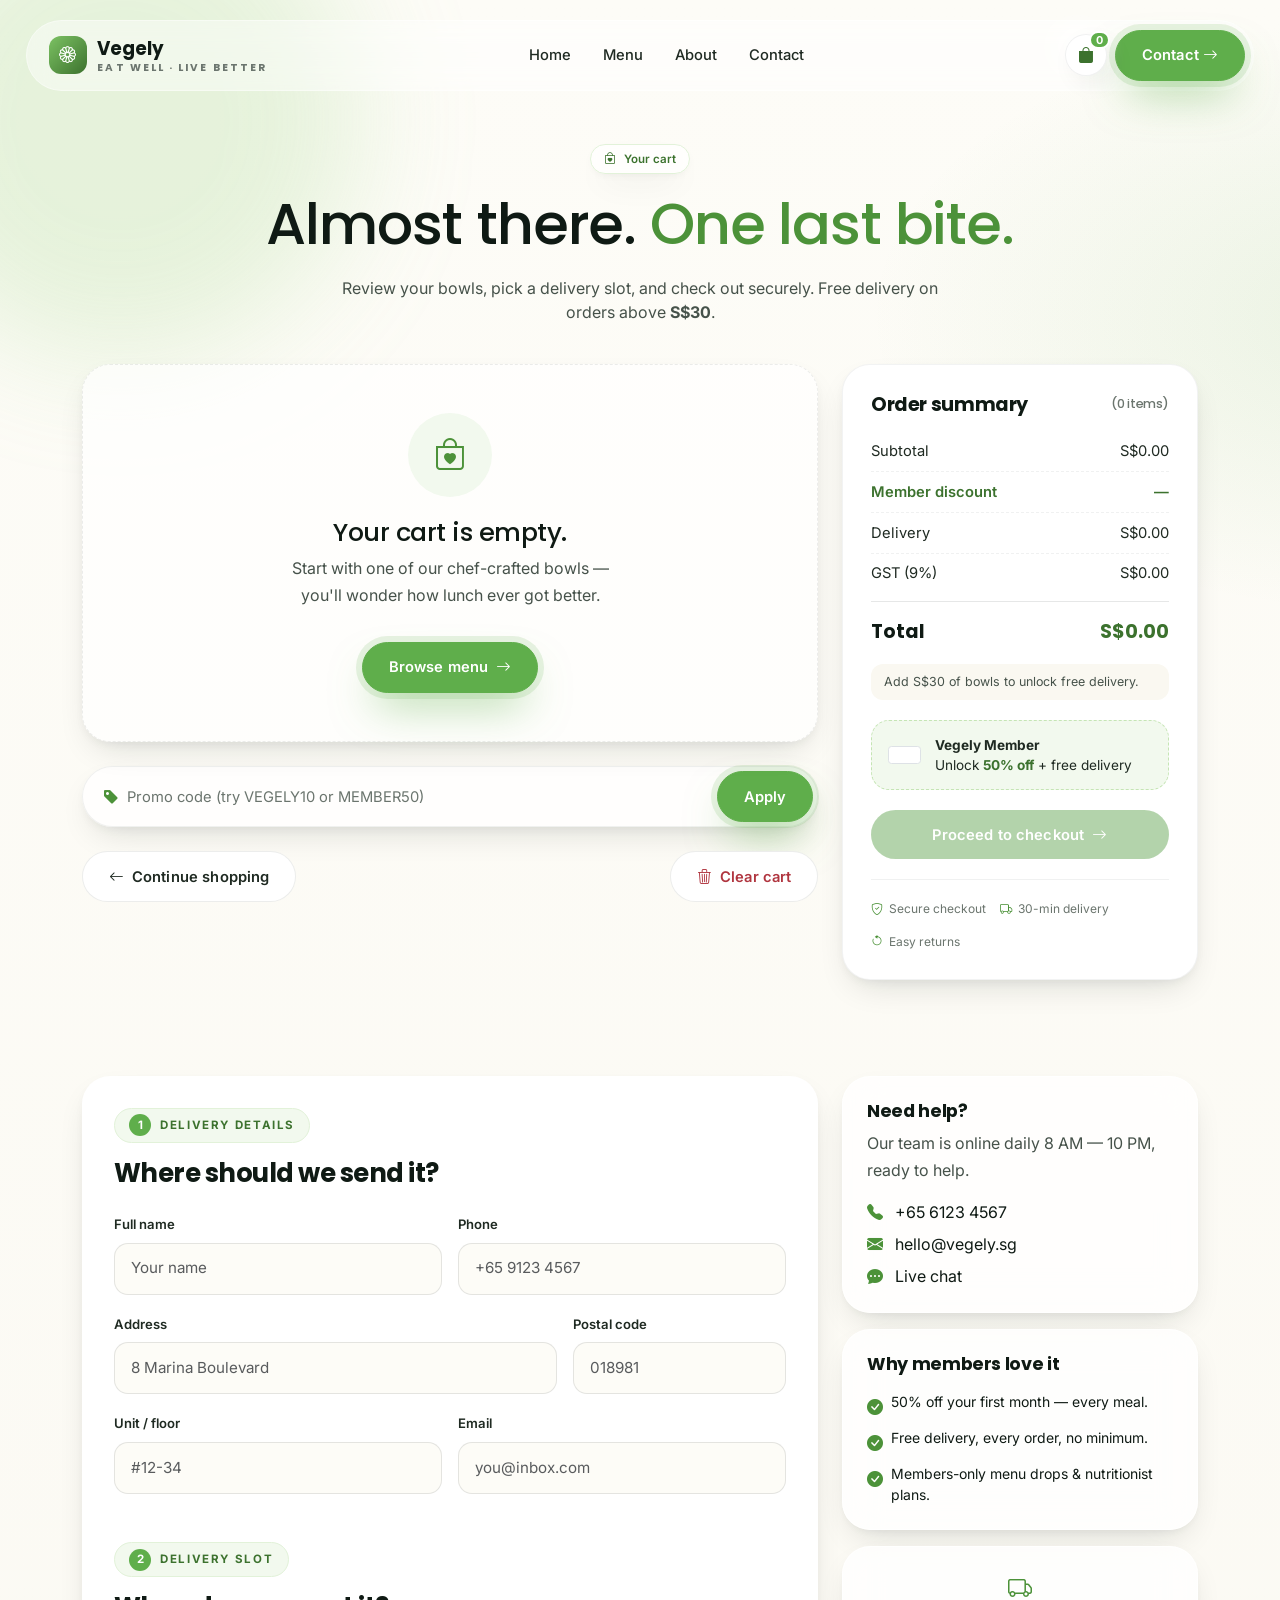
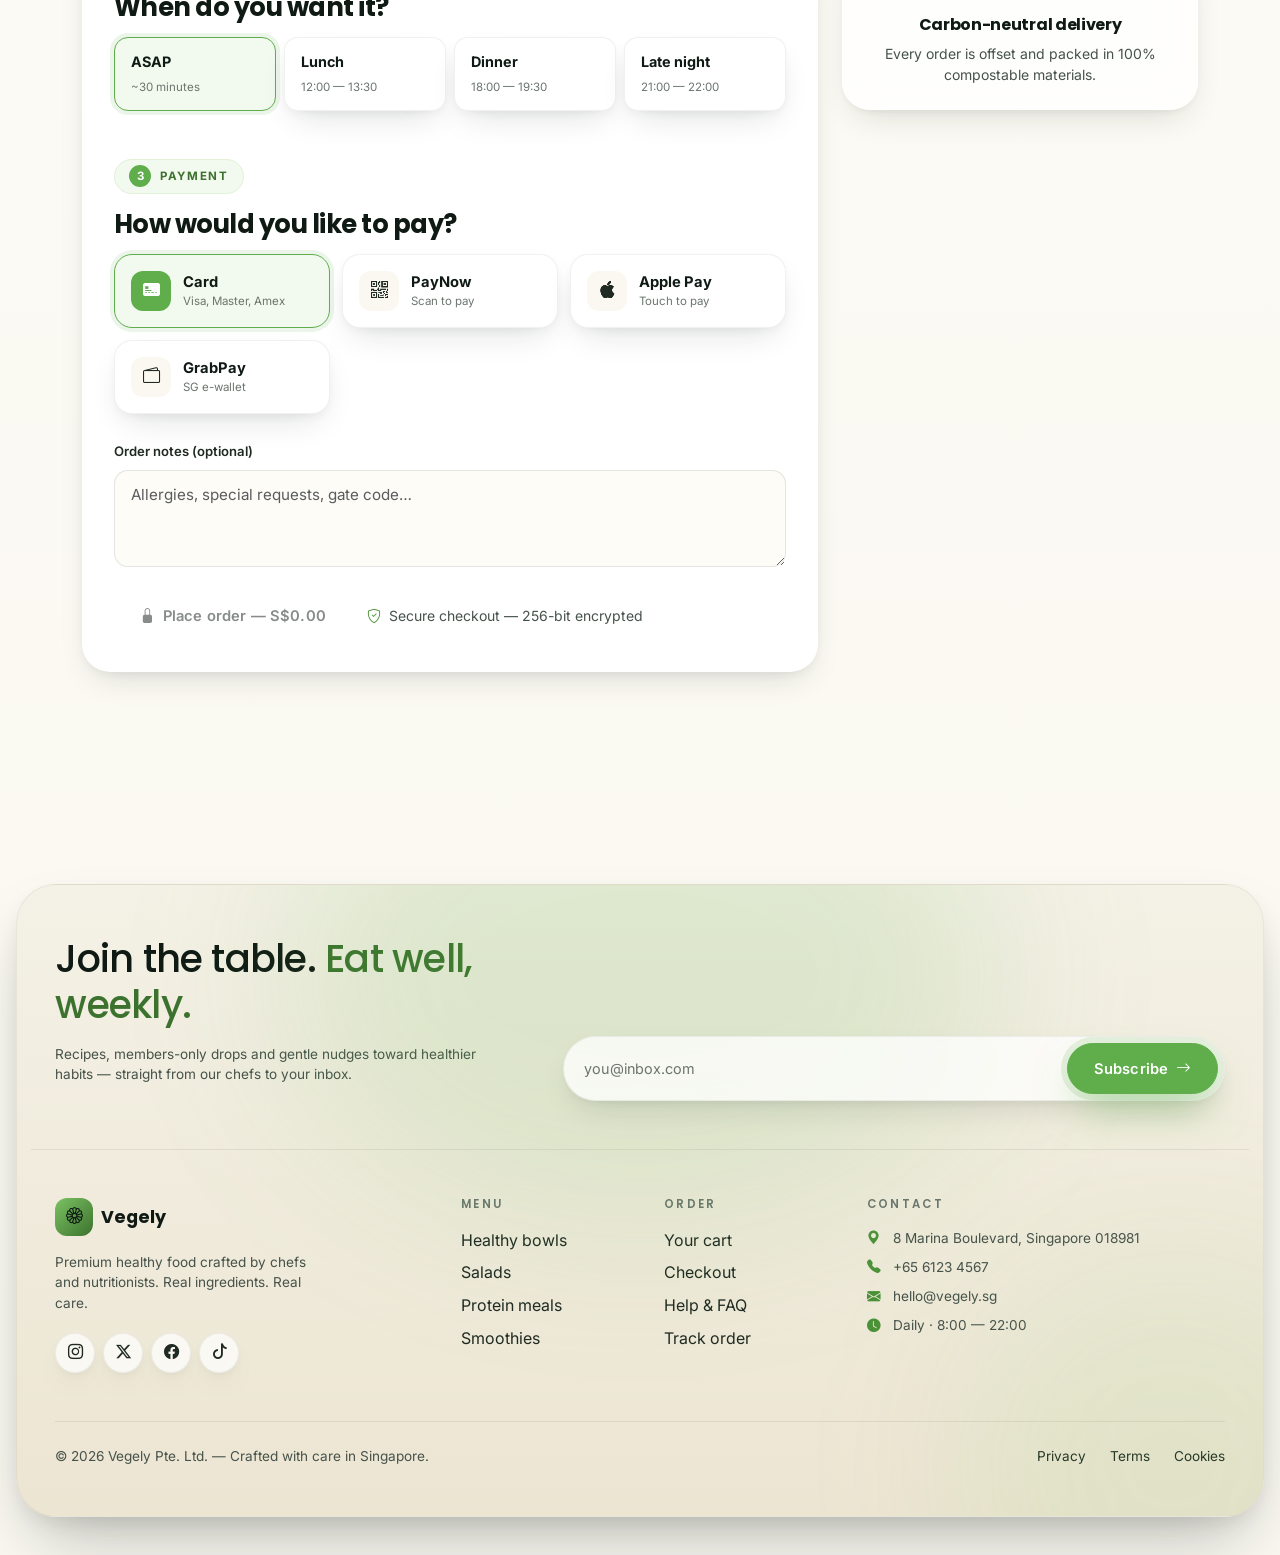
<file: cart.html>
<!doctype html>
<html lang="en">
<head>
  <meta charset="UTF-8" />
  <meta name="viewport" content="width=device-width, initial-scale=1.0" />
  <meta name="theme-color" content="#5FAE4B" />
  <meta
    name="description"
    content="Your Vegely cart — review healthy bowls, choose a delivery slot and check out securely. Free delivery on orders above S$30 in Singapore."
  />
  <title>Cart &amp; Checkout — Vegely | Healthy Food Delivery, Singapore</title>
  <link rel="icon" type="image/svg+xml" href="images/icons/favicon.svg" />

  <link rel="preconnect" href="https://fonts.googleapis.com" />
  <link rel="preconnect" href="https://fonts.gstatic.com" crossorigin />
  <link
    href="https://fonts.googleapis.com/css2?family=Inter:wght@300;400;500;600;700&family=Poppins:wght@400;500;600;700;800&display=swap"
    rel="stylesheet"
  />

  <link
    href="https://cdn.jsdelivr.net/npm/bootstrap@5.3.3/dist/css/bootstrap.min.css"
    rel="stylesheet"
  />
  <link
    rel="stylesheet"
    href="https://cdn.jsdelivr.net/npm/bootstrap-icons@1.11.3/font/bootstrap-icons.css"
  />
  <link rel="stylesheet" href="css/style.css" />
</head>
<body>

  <!-- ===================== NAVBAR ===================== -->
  <header class="navbar-vegely" role="banner">
    <div class="container">
      <div class="nav-shell">
        <a href="index.html" class="navbar-brand" aria-label="Vegely home">
          <span class="brand-mark"><i class="bi bi-flower1"></i></span>
          <span>
            <span class="d-block">Vegely</span>
            <span class="brand-tag d-block">Eat well · Live better</span>
          </span>
        </a>
        <nav class="nav-links" aria-label="Primary">
          <a class="nav-link" href="index.html">Home</a>
          <a class="nav-link" href="menu.html">Menu</a>
          <a class="nav-link" href="about.html">About</a>
          <a class="nav-link" href="about.html#contact">Contact</a>
        </nav>
        <div class="d-flex align-items-center gap-2">
          <a class="cart-chip" href="cart.html" data-cart aria-label="Cart" aria-current="page">
            <i class="bi bi-bag-fill" style="color: var(--vg-green-700)"></i>
            <span class="count" data-cart-count>0</span>
          </a>
          <a href="about.html#contact" class="btn btn-vegely d-none d-md-inline-flex">
            Contact <i class="bi bi-arrow-right ms-1"></i>
          </a>
          <button class="nav-toggle d-lg-none" type="button" aria-label="Toggle navigation" aria-expanded="false" data-nav-toggle>
            <i class="bi bi-list fs-5"></i>
          </button>
        </div>
      </div>
      <div class="nav-mobile" data-nav-mobile style="display:none">
        <a class="nav-link" href="index.html">Home</a>
        <a class="nav-link" href="menu.html">Menu</a>
        <a class="nav-link" href="about.html">About</a>
        <a class="nav-link nav-link-cart" href="cart.html" aria-current="page">
          <span><i class="bi bi-bag me-2"></i>Cart</span>
          <span class="cart-badge-mobile" data-cart-count>0</span>
        </a>
        <a class="nav-link" href="about.html#contact">Contact</a>
        <a href="#checkout" class="btn btn-vegely">
          <i class="bi bi-bag-check me-1"></i> Go to checkout
        </a>
      </div>
    </div>
  </header>

  <main>

    <!-- ===================== PAGE HEADER ===================== -->
    <section class="page-header position-relative" style="padding-bottom: 1.5rem">
      <span class="amb-blob tl"></span>
      <div class="container position-relative fade-up">
        <span class="pill mb-3"><i class="bi bi-bag-heart"></i> Your cart</span>
        <h1>Almost there. <span class="text-leaf">One last bite.</span></h1>
        <p>
          Review your bowls, pick a delivery slot, and check out securely.
          Free delivery on orders above <strong>S$30</strong>.
        </p>
      </div>
    </section>

    <!-- ===================== CART + SUMMARY ===================== -->
    <section class="section pt-3" id="cart">
      <div class="container">
        <div class="row g-4">

          <!-- LEFT: Items -->
          <div class="col-lg-7 col-xl-8">
            <div data-cart-root>
              <!-- rendered by JS -->
            </div>

            <form class="promo-bar" data-promo-form>
              <i class="bi bi-tag-fill"></i>
              <input
                type="text"
                placeholder="Promo code (try VEGELY10 or MEMBER50)"
                aria-label="Promo code"
                autocomplete="off"
              />
              <button class="btn btn-vegely" type="submit">Apply</button>
            </form>

            <div class="d-flex justify-content-between align-items-center mt-4 flex-wrap gap-2">
              <a href="menu.html" class="btn btn-pill-outline">
                <i class="bi bi-arrow-left me-1"></i> Continue shopping
              </a>
              <button type="button" class="btn btn-pill-outline" data-cart-clear style="color:#B0353F">
                <i class="bi bi-trash3 me-1"></i> Clear cart
              </button>
            </div>
          </div>

          <!-- RIGHT: Order summary -->
          <div class="col-lg-5 col-xl-4">
            <aside class="order-summary fade-up" aria-label="Order summary">
              <h3>
                Order summary
                <span class="small">(<span data-summary-count>0</span> items)</span>
              </h3>

              <div class="summary-row">
                <span>Subtotal</span>
                <span data-summary-subtotal>S$0.00</span>
              </div>
              <div class="summary-row discount">
                <span>Member discount</span>
                <span data-summary-discount>—</span>
              </div>
              <div class="summary-row">
                <span>Delivery</span>
                <span data-summary-delivery>S$0.00</span>
              </div>
              <div class="summary-row">
                <span>GST (9%)</span>
                <span data-summary-tax>S$0.00</span>
              </div>
              <div class="summary-row total">
                <span>Total</span>
                <span data-summary-total>S$0.00</span>
              </div>

              <div class="free-hint" data-free-hint>
                Add S$30 of bowls to unlock free delivery.
              </div>

              <label class="member-switch" for="member-toggle">
                <input
                  id="member-toggle"
                  type="checkbox"
                  class="form-check-input"
                  role="switch"
                  data-member-toggle
                />
                <span class="flex-grow-1">
                  <strong>Vegely Member</strong>
                  <span class="d-block">Unlock <span class="pct">50% off</span> + free delivery</span>
                </span>
              </label>

              <a href="#checkout" class="btn btn-vegely btn-glow w-100" data-checkout-disabled>
                Proceed to checkout <i class="bi bi-arrow-right ms-1"></i>
              </a>

              <div class="trust-row">
                <span><i class="bi bi-shield-check"></i> Secure checkout</span>
                <span><i class="bi bi-truck"></i> 30-min delivery</span>
                <span><i class="bi bi-arrow-counterclockwise"></i> Easy returns</span>
              </div>
            </aside>
          </div>
        </div>
      </div>
    </section>

    <!-- ===================== CHECKOUT FORM ===================== -->
    <section class="section pt-0" id="checkout">
      <div class="container">
        <div class="row g-4">

          <div class="col-lg-7 col-xl-8 fade-up">
            <div class="contact-card">
              <form data-checkout-form novalidate>

                <!-- Step 1 -->
                <span class="step-pill mb-3"><span class="step-num">1</span> Delivery details</span>
                <h2 class="section-title" style="font-size: 1.6rem">Where should we send it?</h2>

                <div class="row g-3 mt-2">
                  <div class="col-md-6">
                    <label class="form-label" for="co-name">Full name</label>
                    <input class="form-control" id="co-name" name="name" placeholder="Your name" required />
                  </div>
                  <div class="col-md-6">
                    <label class="form-label" for="co-phone">Phone</label>
                    <input class="form-control" type="tel" id="co-phone" name="phone" placeholder="+65 9123 4567" required />
                  </div>
                  <div class="col-md-8">
                    <label class="form-label" for="co-address">Address</label>
                    <input class="form-control" id="co-address" name="address" placeholder="8 Marina Boulevard" required />
                  </div>
                  <div class="col-md-4">
                    <label class="form-label" for="co-postal">Postal code</label>
                    <input class="form-control" id="co-postal" name="postal" placeholder="018981" required pattern="[0-9]{6}" />
                  </div>
                  <div class="col-md-6">
                    <label class="form-label" for="co-unit">Unit / floor</label>
                    <input class="form-control" id="co-unit" name="unit" placeholder="#12-34" />
                  </div>
                  <div class="col-md-6">
                    <label class="form-label" for="co-email">Email</label>
                    <input class="form-control" type="email" id="co-email" name="email" placeholder="you@inbox.com" required />
                  </div>
                </div>

                <!-- Step 2 -->
                <span class="step-pill mt-5 mb-3"><span class="step-num">2</span> Delivery slot</span>
                <h2 class="section-title" style="font-size: 1.6rem">When do you want it?</h2>

                <div class="slot-grid mt-3">
                  <label class="slot-option">
                    <input type="radio" name="slot" value="asap" checked />
                    <strong>ASAP</strong>
                    <small>~30 minutes</small>
                  </label>
                  <label class="slot-option">
                    <input type="radio" name="slot" value="lunch" />
                    <strong>Lunch</strong>
                    <small>12:00 — 13:30</small>
                  </label>
                  <label class="slot-option">
                    <input type="radio" name="slot" value="dinner" />
                    <strong>Dinner</strong>
                    <small>18:00 — 19:30</small>
                  </label>
                  <label class="slot-option">
                    <input type="radio" name="slot" value="late" />
                    <strong>Late night</strong>
                    <small>21:00 — 22:00</small>
                  </label>
                </div>

                <!-- Step 3 -->
                <span class="step-pill mt-5 mb-3"><span class="step-num">3</span> Payment</span>
                <h2 class="section-title" style="font-size: 1.6rem">How would you like to pay?</h2>

                <div class="payment-grid mt-3">
                  <label class="payment-option">
                    <input type="radio" name="payment" value="card" checked />
                    <span class="pay-icon"><i class="bi bi-credit-card-2-front-fill"></i></span>
                    <span>
                      <strong>Card</strong>
                      <small>Visa, Master, Amex</small>
                    </span>
                  </label>
                  <label class="payment-option">
                    <input type="radio" name="payment" value="paynow" />
                    <span class="pay-icon"><i class="bi bi-qr-code"></i></span>
                    <span>
                      <strong>PayNow</strong>
                      <small>Scan to pay</small>
                    </span>
                  </label>
                  <label class="payment-option">
                    <input type="radio" name="payment" value="apple" />
                    <span class="pay-icon"><i class="bi bi-apple"></i></span>
                    <span>
                      <strong>Apple Pay</strong>
                      <small>Touch to pay</small>
                    </span>
                  </label>
                  <label class="payment-option">
                    <input type="radio" name="payment" value="grab" />
                    <span class="pay-icon"><i class="bi bi-wallet2"></i></span>
                    <span>
                      <strong>GrabPay</strong>
                      <small>SG e-wallet</small>
                    </span>
                  </label>
                </div>

                <div class="mt-4">
                  <label class="form-label" for="co-notes">Order notes (optional)</label>
                  <textarea class="form-control" id="co-notes" name="notes" rows="3" placeholder="Allergies, special requests, gate code…"></textarea>
                </div>

                <div class="mt-4 d-flex flex-wrap gap-3 align-items-center">
                  <button type="submit" class="btn btn-vegely btn-glow" data-checkout-disabled>
                    <i class="bi bi-lock-fill me-1"></i>
                    Place order — <span data-summary-total>S$0.00</span>
                  </button>
                  <span class="small text-muted-soft">
                    <i class="bi bi-shield-check text-leaf me-1"></i>
                    Secure checkout — 256-bit encrypted
                  </span>
                </div>
              </form>
            </div>
          </div>

          <!-- Side help cards -->
          <div class="col-lg-5 col-xl-4 fade-up">
            <div class="glass-card p-4">
              <h3 style="font-size: 1.1rem; font-family: var(--vg-font-display); font-weight: 700">
                Need help?
              </h3>
              <p class="lead-soft mt-2">Our team is online daily 8 AM — 10 PM, ready to help.</p>
              <ul class="list-unstyled mt-3 mb-0">
                <li class="mb-2"><i class="bi bi-telephone-fill text-leaf me-2"></i> +65 6123 4567</li>
                <li class="mb-2"><i class="bi bi-envelope-fill text-leaf me-2"></i> hello@vegely.sg</li>
                <li><i class="bi bi-chat-dots-fill text-leaf me-2"></i> Live chat</li>
              </ul>
            </div>

            <div class="glass-card p-4 mt-3">
              <h3 style="font-size: 1.1rem; font-family: var(--vg-font-display); font-weight: 700">
                Why members love it
              </h3>
              <ul class="list-unstyled mt-3 mb-0">
                <li class="d-flex align-items-start gap-2 mb-2">
                  <i class="bi bi-check-circle-fill text-leaf mt-1"></i>
                  <span class="small">50% off your first month — every meal.</span>
                </li>
                <li class="d-flex align-items-start gap-2 mb-2">
                  <i class="bi bi-check-circle-fill text-leaf mt-1"></i>
                  <span class="small">Free delivery, every order, no minimum.</span>
                </li>
                <li class="d-flex align-items-start gap-2">
                  <i class="bi bi-check-circle-fill text-leaf mt-1"></i>
                  <span class="small">Members-only menu drops &amp; nutritionist plans.</span>
                </li>
              </ul>
            </div>

            <div class="glass-card p-4 mt-3 text-center">
              <i class="bi bi-truck text-leaf" style="font-size: 1.5rem"></i>
              <h3 class="mt-2" style="font-size: 1rem; font-family: var(--vg-font-display); font-weight: 700">
                Carbon-neutral delivery
              </h3>
              <p class="small text-muted-soft mt-1 mb-0">
                Every order is offset and packed in 100% compostable materials.
              </p>
            </div>
          </div>
        </div>
      </div>
    </section>
  </main>

  <!-- ===================== FOOTER ===================== -->
  <footer class="site-footer">
    <div class="container footer-inner">
      <div class="row g-5 pb-5 border-bottom border-secondary border-opacity-25">
        <div class="col-lg-5">
          <h2 class="text-white" style="font-size: clamp(1.6rem, 3vw, 2.4rem)">
            Join the table.
            <span style="color: var(--vg-green-300)">Eat well, weekly.</span>
          </h2>
          <p class="small-muted mt-3" style="max-width: 32rem">
            Recipes, members-only drops and gentle nudges toward healthier habits —
            straight from our chefs to your inbox.
          </p>
        </div>
        <div class="col-lg-7 d-flex align-items-end">
          <form class="footer-newsletter w-100" data-newsletter>
            <input type="email" required placeholder="you@inbox.com" aria-label="Email" />
            <button class="btn btn-vegely" type="submit">
              Subscribe <i class="bi bi-arrow-right ms-1"></i>
            </button>
          </form>
        </div>
      </div>

      <div class="row g-5 py-5">
        <div class="col-lg-4 col-md-6">
          <a href="index.html" class="d-inline-flex align-items-center gap-2 text-white text-decoration-none">
            <span class="brand-mark"><i class="bi bi-flower1"></i></span>
            <span style="font-family: var(--vg-font-display); font-weight: 700; font-size: 1.1rem">Vegely</span>
          </a>
          <p class="small-muted mt-3" style="max-width: 28ch">
            Premium healthy food crafted by chefs and nutritionists. Real ingredients. Real care.
          </p>
          <div class="social-row">
            <a href="#" aria-label="Instagram"><i class="bi bi-instagram"></i></a>
            <a href="#" aria-label="Twitter"><i class="bi bi-twitter-x"></i></a>
            <a href="#" aria-label="Facebook"><i class="bi bi-facebook"></i></a>
            <a href="#" aria-label="TikTok"><i class="bi bi-tiktok"></i></a>
          </div>
        </div>

        <div class="col-lg-2 col-md-6 col-6">
          <h6>Menu</h6>
          <ul>
            <li><a href="menu.html#bowls">Healthy bowls</a></li>
            <li><a href="menu.html#salads">Salads</a></li>
            <li><a href="menu.html#protein">Protein meals</a></li>
            <li><a href="menu.html#smoothies">Smoothies</a></li>
          </ul>
        </div>

        <div class="col-lg-2 col-md-6 col-6">
          <h6>Order</h6>
          <ul>
            <li><a href="cart.html">Your cart</a></li>
            <li><a href="cart.html#checkout">Checkout</a></li>
            <li><a href="about.html#contact">Help &amp; FAQ</a></li>
            <li><a href="about.html#contact">Track order</a></li>
          </ul>
        </div>

        <div class="col-lg-4 col-md-6">
          <h6>Contact</h6>
          <ul class="small-muted">
            <li><i class="bi bi-geo-alt-fill text-leaf me-2"></i> 8 Marina Boulevard, Singapore 018981</li>
            <li><i class="bi bi-telephone-fill text-leaf me-2"></i> +65 6123 4567</li>
            <li><i class="bi bi-envelope-fill text-leaf me-2"></i> hello@vegely.sg</li>
            <li><i class="bi bi-clock-fill text-leaf me-2"></i> Daily · 8:00 — 22:00</li>
          </ul>
        </div>
      </div>

      <div class="footer-base">
        <p class="small-muted mb-0">
          © <span data-year>2026</span> Vegely Pte. Ltd. — Crafted with care in Singapore.
        </p>
        <div class="d-flex gap-4 small-muted">
          <a href="#">Privacy</a>
          <a href="#">Terms</a>
          <a href="#">Cookies</a>
        </div>
      </div>
    </div>
  </footer>

  <!-- ===================== ORDER CONFIRM MODAL ===================== -->
  <div class="modal modal-confirm fade" id="orderConfirmModal" tabindex="-1" aria-labelledby="orderConfirmTitle" aria-hidden="true">
    <div class="modal-dialog modal-dialog-centered modal-dialog-scrollable">
      <div class="modal-content">
        <div class="order-hero">
          <div class="order-icon"><i class="bi bi-check-lg"></i></div>
          <span class="text-eyebrow d-block">Order confirmed</span>
          <h2 id="orderConfirmTitle" class="mt-1">
            Thank you, <span data-order-name>You</span>!
          </h2>
          <p class="lead-soft mx-auto mt-2" style="max-width: 32em">
            Your order is in the kitchen. We'll text you when the rider is on the way.
          </p>
        </div>

        <div class="order-meta">
          <div class="item">
            <div class="lbl">Order #</div>
            <div class="val" data-order-number>VG-XXXXXX</div>
          </div>
          <div class="item">
            <div class="lbl">Items</div>
            <div class="val" data-order-items>0 items</div>
          </div>
          <div class="item">
            <div class="lbl">Total</div>
            <div class="val" data-order-total>S$0.00</div>
          </div>
          <div class="item">
            <div class="lbl">ETA</div>
            <div class="val" data-order-eta>—</div>
          </div>
        </div>

        <div class="px-4">
          <p class="small text-muted-soft mb-0">
            <i class="bi bi-geo-alt-fill text-leaf me-1"></i>
            Delivering to <strong data-order-address>your address</strong>
          </p>
        </div>

        <div class="order-foot">
          <a href="menu.html" class="btn btn-pill-outline">Order again</a>
          <a href="index.html" class="btn btn-vegely">
            Back to home <i class="bi bi-arrow-right ms-1"></i>
          </a>
        </div>
      </div>
    </div>
  </div>

  <!-- Toast -->
  <div class="cart-toast" data-cart-toast role="status" aria-live="polite">
    <i class="bi bi-bag-check-fill"></i>
    <span data-cart-toast-msg>Added to cart</span>
  </div>

  <script src="https://cdn.jsdelivr.net/npm/bootstrap@5.3.3/dist/js/bootstrap.bundle.min.js"></script>
  <script src="js/script.js"></script>
</body>
</html>
</file>
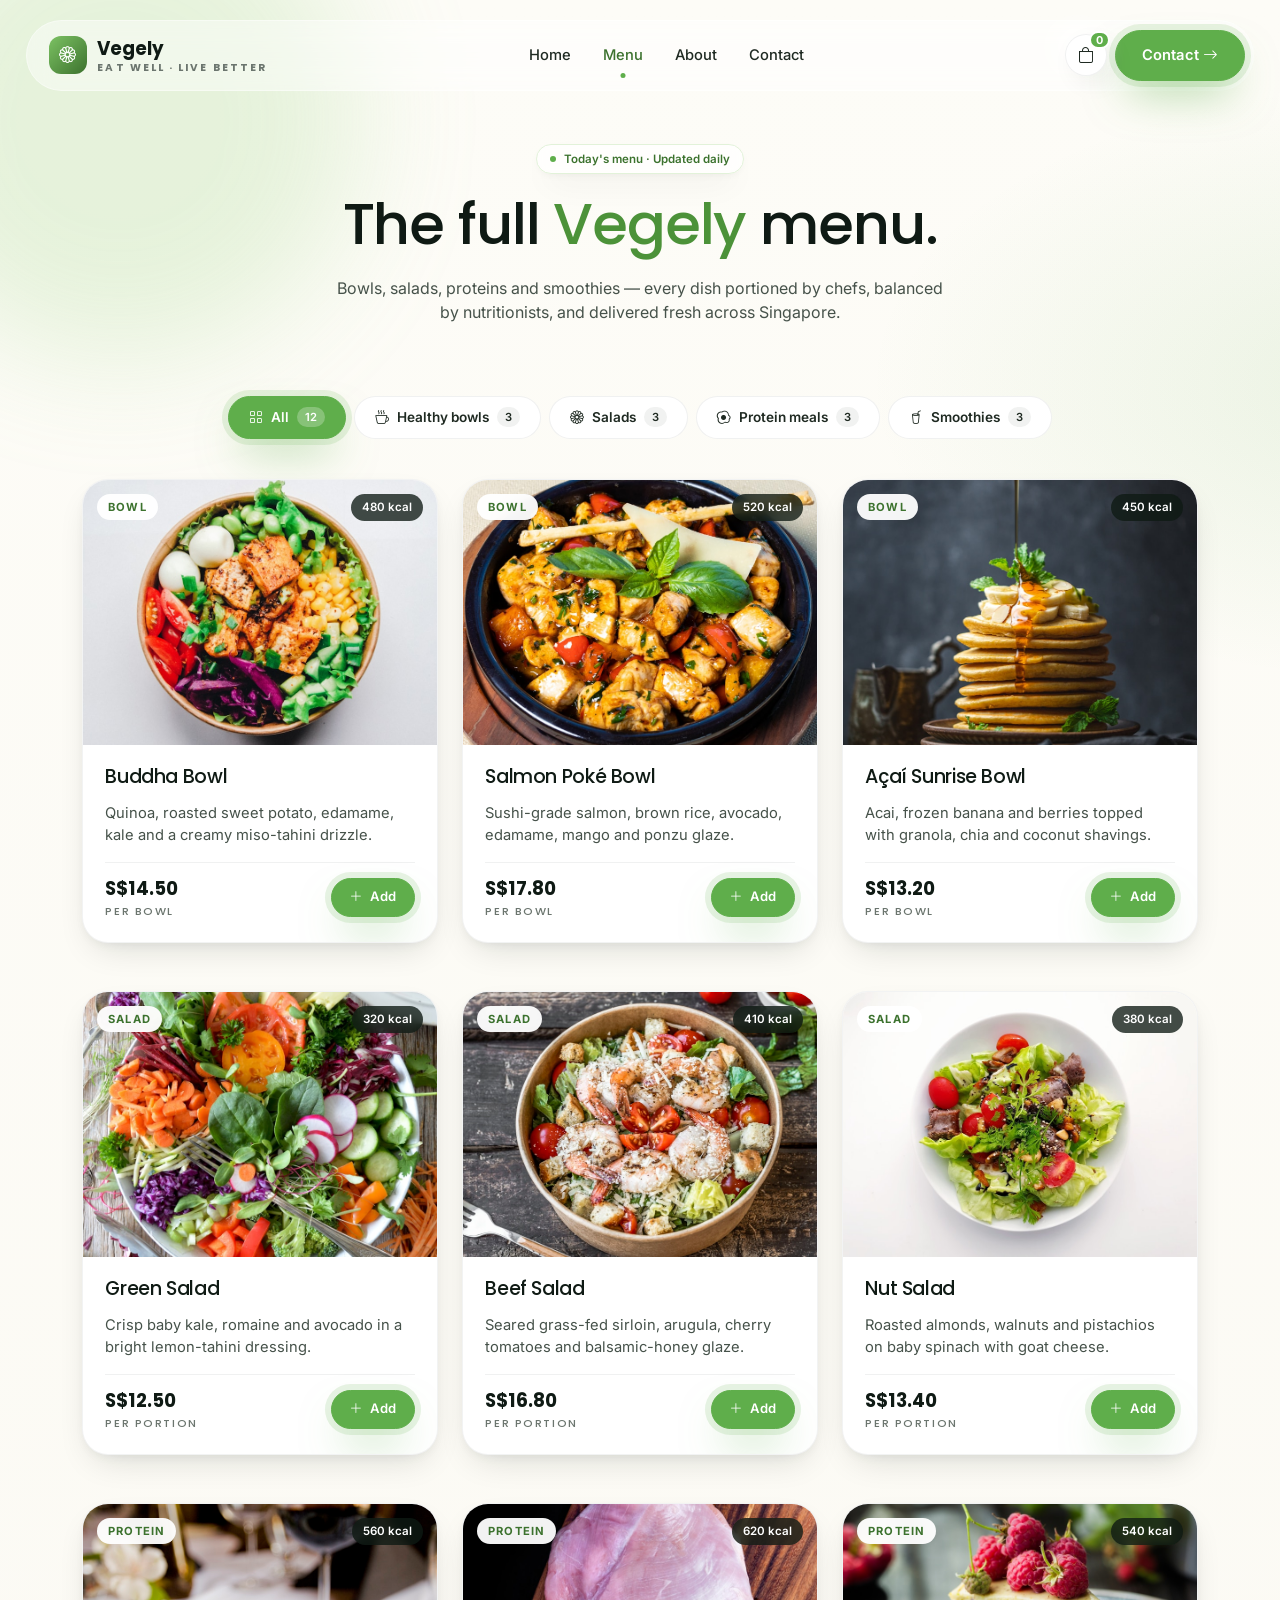
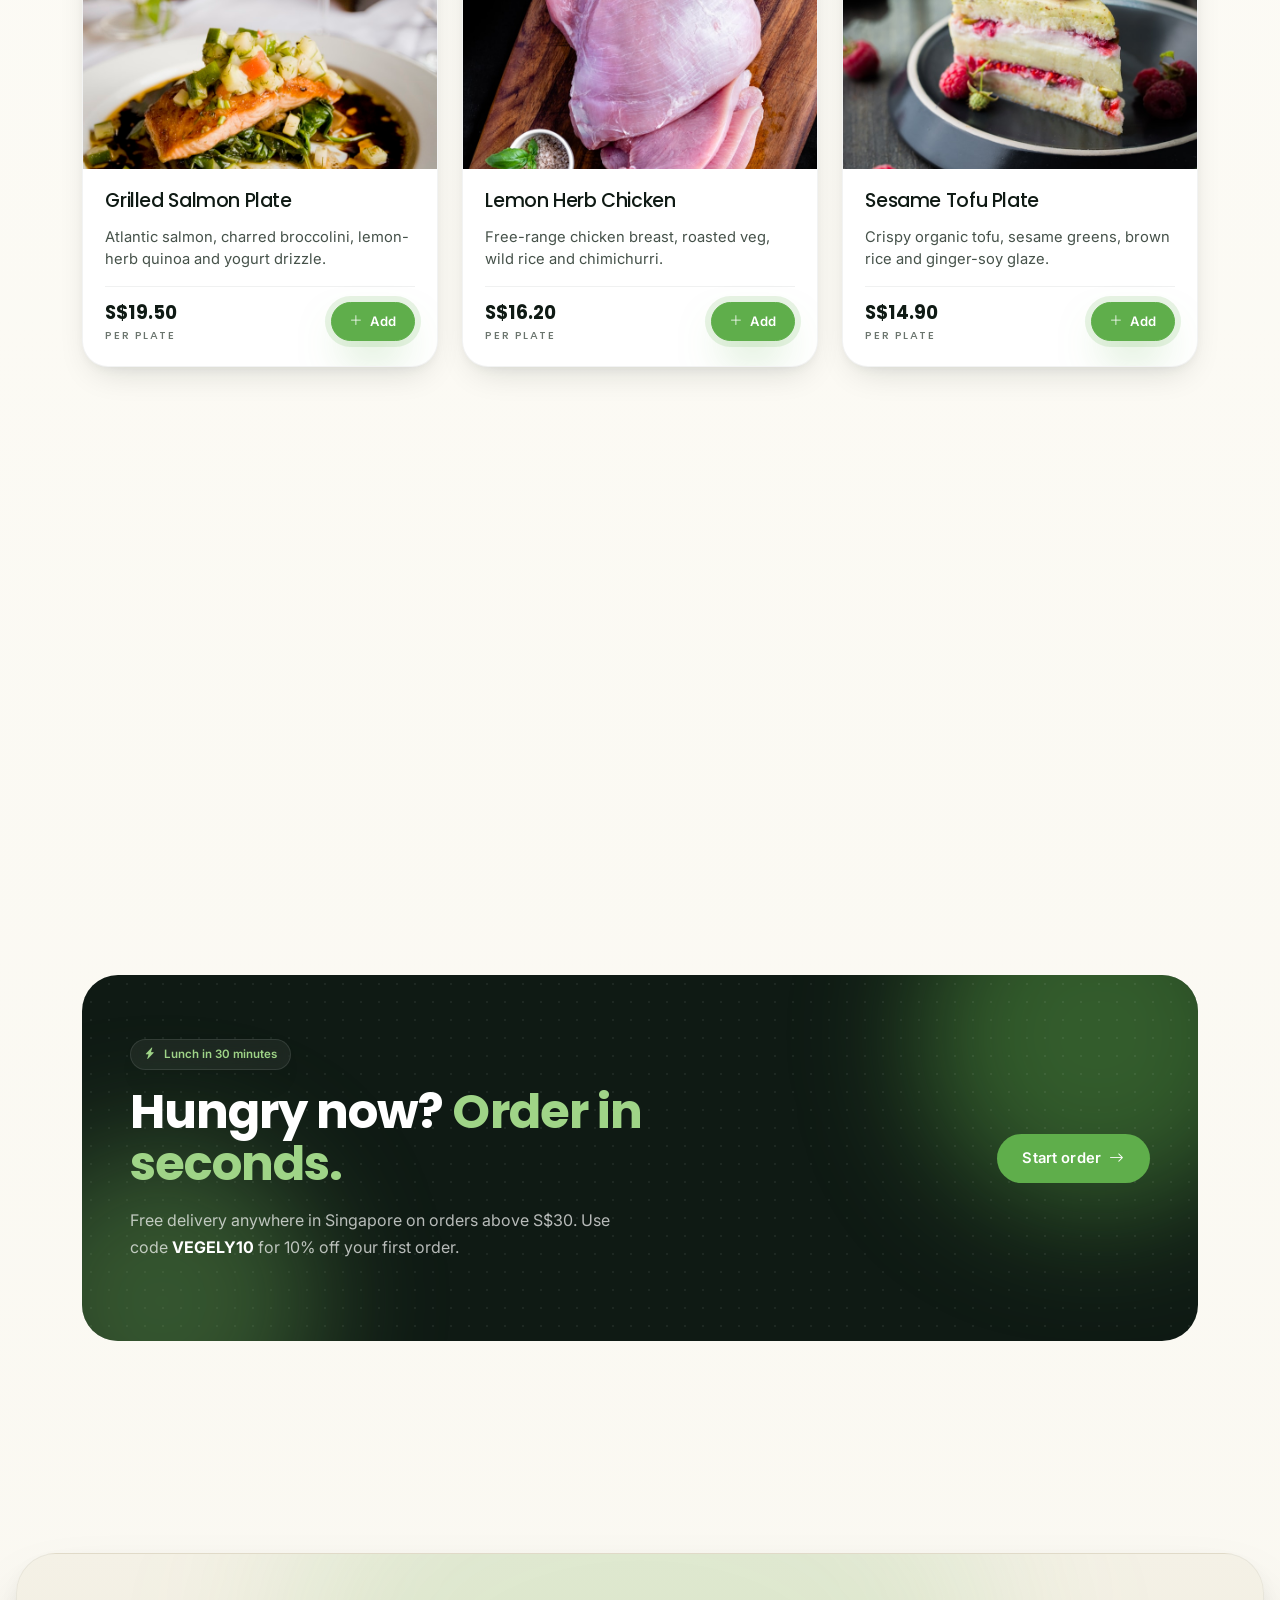
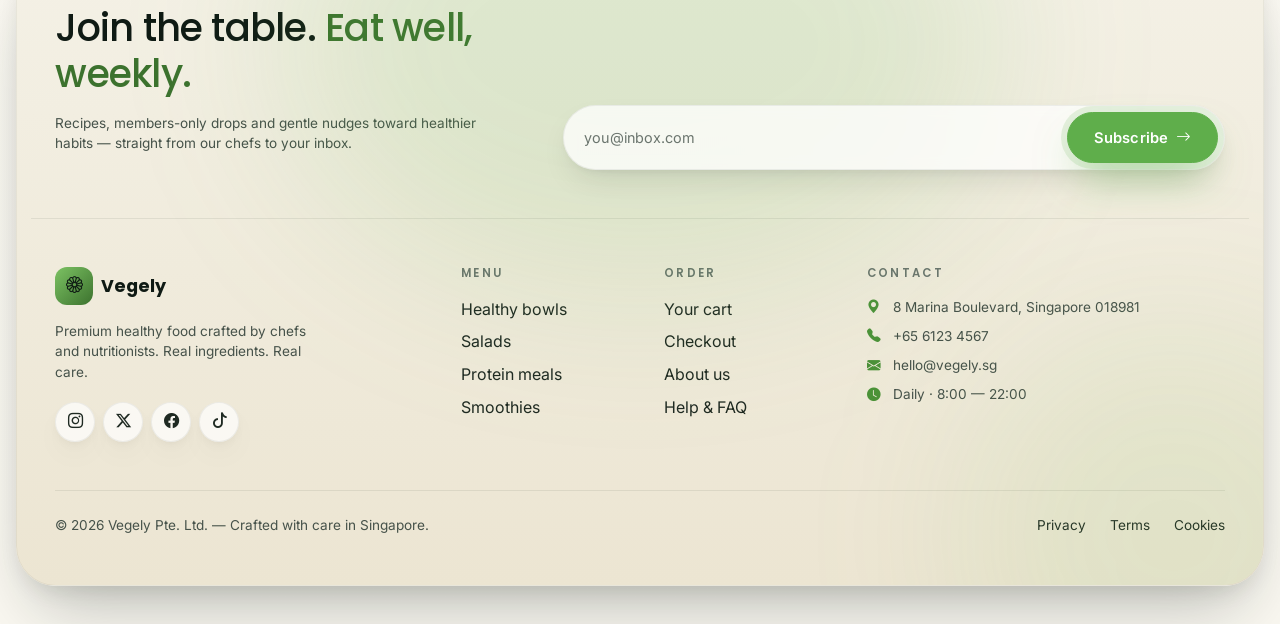
<file: menu.html>
<!doctype html>
<html lang="en">
<head>
  <meta charset="UTF-8" />
  <meta name="viewport" content="width=device-width, initial-scale=1.0" />
  <meta name="theme-color" content="#5FAE4B" />
  <meta
    name="description"
    content="Browse Vegely's full menu — healthy bowls, salads, protein meals and smoothies, made fresh and delivered across Singapore."
  />
  <title>Menu — Vegely | Healthy Food Delivery, Singapore</title>
  <link rel="icon" type="image/svg+xml" href="images/icons/favicon.svg" />

  <link rel="preconnect" href="https://fonts.googleapis.com" />
  <link rel="preconnect" href="https://fonts.gstatic.com" crossorigin />
  <link
    href="https://fonts.googleapis.com/css2?family=Inter:wght@300;400;500;600;700&family=Poppins:wght@400;500;600;700;800&display=swap"
    rel="stylesheet"
  />

  <link
    href="https://cdn.jsdelivr.net/npm/bootstrap@5.3.3/dist/css/bootstrap.min.css"
    rel="stylesheet"
  />
  <link
    rel="stylesheet"
    href="https://cdn.jsdelivr.net/npm/bootstrap-icons@1.11.3/font/bootstrap-icons.css"
  />
  <link rel="stylesheet" href="css/style.css" />
</head>
<body>

  <!-- ===================== NAVBAR ===================== -->
  <header class="navbar-vegely" role="banner">
    <div class="container">
      <div class="nav-shell">
        <a href="index.html" class="navbar-brand" aria-label="Vegely home">
          <span class="brand-mark"><i class="bi bi-flower1"></i></span>
          <span>
            <span class="d-block">Vegely</span>
            <span class="brand-tag d-block">Eat well · Live better</span>
          </span>
        </a>
        <nav class="nav-links" aria-label="Primary">
          <a class="nav-link" href="index.html">Home</a>
          <a class="nav-link active" href="menu.html">Menu</a>
          <a class="nav-link" href="about.html">About</a>
          <a class="nav-link" href="about.html#contact">Contact</a>
        </nav>
        <div class="d-flex align-items-center gap-2">
          <a class="cart-chip" href="cart.html" data-cart aria-label="Cart">
            <i class="bi bi-bag"></i>
            <span class="count" data-cart-count>0</span>
          </a>
          <a href="about.html#contact" class="btn btn-vegely d-none d-md-inline-flex">
            Contact <i class="bi bi-arrow-right ms-1"></i>
          </a>
          <button class="nav-toggle d-lg-none" type="button" aria-label="Toggle navigation" aria-expanded="false" data-nav-toggle>
            <i class="bi bi-list fs-5"></i>
          </button>
        </div>
      </div>
      <div class="nav-mobile" data-nav-mobile style="display:none">
        <a class="nav-link" href="index.html">Home</a>
        <a class="nav-link" href="menu.html">Menu</a>
        <a class="nav-link" href="about.html">About</a>
        <a class="nav-link nav-link-cart" href="cart.html">
          <span><i class="bi bi-bag me-2"></i>Cart</span>
          <span class="cart-badge-mobile" data-cart-count>0</span>
        </a>
        <a class="nav-link" href="about.html#contact">Contact</a>
        <a href="cart.html" class="btn btn-vegely">
          <i class="bi bi-bag-check me-1"></i> View cart &amp; checkout
        </a>
      </div>
    </div>
  </header>

  <main>

    <!-- ===================== PAGE HEADER ===================== -->
    <section class="page-header position-relative">
      <span class="amb-blob tl"></span>
      <div class="container position-relative fade-up">
        <span class="pill mb-3"><span class="dot"></span> Today's menu · Updated daily</span>
        <h1>The full <span class="text-leaf">Vegely</span> menu.</h1>
        <p>
          Bowls, salads, proteins and smoothies — every dish portioned by chefs,
          balanced by nutritionists, and delivered fresh across Singapore.
        </p>
      </div>
    </section>

    <!-- ===================== CATEGORY TABS ===================== -->
    <section class="pt-2 pb-4">
      <div class="container">
        <div class="menu-tabs fade-up">
          <button class="tab-pill active" data-menu-tab="all">
            <i class="bi bi-grid"></i> All <span class="count">12</span>
          </button>
          <button class="tab-pill" data-menu-tab="bowls">
            <i class="bi bi-cup-hot"></i> Healthy bowls <span class="count">3</span>
          </button>
          <button class="tab-pill" data-menu-tab="salads">
            <i class="bi bi-flower1"></i> Salads <span class="count">3</span>
          </button>
          <button class="tab-pill" data-menu-tab="protein">
            <i class="bi bi-egg-fried"></i> Protein meals <span class="count">3</span>
          </button>
          <button class="tab-pill" data-menu-tab="smoothies">
            <i class="bi bi-cup-straw"></i> Smoothies <span class="count">3</span>
          </button>
        </div>
      </div>
    </section>

    <!-- ===================== MENU GRID ===================== -->
    <section class="section pt-3" id="bowls">
      <div class="container">
        <div class="row g-4">

          <!-- ====== BOWLS ====== -->
          <div class="col-md-6 col-lg-4 fade-up" data-menu-item data-category="bowls">
            <article class="menu-card">
              <div class="img-wrap">
                <span class="badge-cat">Bowl</span>
                <span class="badge-kcal">480 kcal</span>
                <img src="images/dishes/buddha-bowl.jpg" alt="Buddha bowl" />
              </div>
              <div class="body">
                <h3>Buddha Bowl</h3>
                <p>Quinoa, roasted sweet potato, edamame, kale and a creamy miso-tahini drizzle.</p>
                <div class="foot">
                  <div class="price">S$14.50 <small>per bowl</small></div>
                  <button class="btn btn-vegely" data-add-to-cart="Buddha Bowl">
                    <i class="bi bi-plus-lg me-1"></i> Add
                  </button>
                </div>
              </div>
            </article>
          </div>

          <div class="col-md-6 col-lg-4 fade-up" data-menu-item data-category="bowls">
            <article class="menu-card">
              <div class="img-wrap">
                <span class="badge-cat">Bowl</span>
                <span class="badge-kcal">520 kcal</span>
                <img src="images/dishes/poke-bowl.jpg" alt="Poke bowl" />
              </div>
              <div class="body">
                <h3>Salmon Poké Bowl</h3>
                <p>Sushi-grade salmon, brown rice, avocado, edamame, mango and ponzu glaze.</p>
                <div class="foot">
                  <div class="price">S$17.80 <small>per bowl</small></div>
                  <button class="btn btn-vegely" data-add-to-cart="Salmon Poké Bowl">
                    <i class="bi bi-plus-lg me-1"></i> Add
                  </button>
                </div>
              </div>
            </article>
          </div>

          <div class="col-md-6 col-lg-4 fade-up" data-menu-item data-category="bowls">
            <article class="menu-card">
              <div class="img-wrap">
                <span class="badge-cat">Bowl</span>
                <span class="badge-kcal">450 kcal</span>
                <img src="images/dishes/acai-bowl.jpg" alt="Acai bowl" />
              </div>
              <div class="body">
                <h3>Açaí Sunrise Bowl</h3>
                <p>Acai, frozen banana and berries topped with granola, chia and coconut shavings.</p>
                <div class="foot">
                  <div class="price">S$13.20 <small>per bowl</small></div>
                  <button class="btn btn-vegely" data-add-to-cart="Açaí Sunrise Bowl">
                    <i class="bi bi-plus-lg me-1"></i> Add
                  </button>
                </div>
              </div>
            </article>
          </div>

          <!-- ====== SALADS ====== -->
          <div id="salads"></div>
          <div class="col-md-6 col-lg-4 fade-up" data-menu-item data-category="salads">
            <article class="menu-card">
              <div class="img-wrap">
                <span class="badge-cat">Salad</span>
                <span class="badge-kcal">320 kcal</span>
                <img src="images/dishes/green-salad.jpg" alt="Green salad" />
              </div>
              <div class="body">
                <h3>Green Salad</h3>
                <p>Crisp baby kale, romaine and avocado in a bright lemon-tahini dressing.</p>
                <div class="foot">
                  <div class="price">S$12.50 <small>per portion</small></div>
                  <button class="btn btn-vegely" data-add-to-cart="Green Salad">
                    <i class="bi bi-plus-lg me-1"></i> Add
                  </button>
                </div>
              </div>
            </article>
          </div>

          <div class="col-md-6 col-lg-4 fade-up" data-menu-item data-category="salads">
            <article class="menu-card">
              <div class="img-wrap">
                <span class="badge-cat">Salad</span>
                <span class="badge-kcal">410 kcal</span>
                <img src="images/dishes/beef-salad.jpg" alt="Beef salad" />
              </div>
              <div class="body">
                <h3>Beef Salad</h3>
                <p>Seared grass-fed sirloin, arugula, cherry tomatoes and balsamic-honey glaze.</p>
                <div class="foot">
                  <div class="price">S$16.80 <small>per portion</small></div>
                  <button class="btn btn-vegely" data-add-to-cart="Beef Salad">
                    <i class="bi bi-plus-lg me-1"></i> Add
                  </button>
                </div>
              </div>
            </article>
          </div>

          <div class="col-md-6 col-lg-4 fade-up" data-menu-item data-category="salads">
            <article class="menu-card">
              <div class="img-wrap">
                <span class="badge-cat">Salad</span>
                <span class="badge-kcal">380 kcal</span>
                <img src="images/dishes/nut-salad.jpg" alt="Nut salad" />
              </div>
              <div class="body">
                <h3>Nut Salad</h3>
                <p>Roasted almonds, walnuts and pistachios on baby spinach with goat cheese.</p>
                <div class="foot">
                  <div class="price">S$13.40 <small>per portion</small></div>
                  <button class="btn btn-vegely" data-add-to-cart="Nut Salad">
                    <i class="bi bi-plus-lg me-1"></i> Add
                  </button>
                </div>
              </div>
            </article>
          </div>

          <!-- ====== PROTEIN ====== -->
          <div id="protein"></div>
          <div class="col-md-6 col-lg-4 fade-up" data-menu-item data-category="protein">
            <article class="menu-card">
              <div class="img-wrap">
                <span class="badge-cat">Protein</span>
                <span class="badge-kcal">560 kcal</span>
                <img src="images/dishes/grilled-salmon.jpg" alt="Grilled salmon" />
              </div>
              <div class="body">
                <h3>Grilled Salmon Plate</h3>
                <p>Atlantic salmon, charred broccolini, lemon-herb quinoa and yogurt drizzle.</p>
                <div class="foot">
                  <div class="price">S$19.50 <small>per plate</small></div>
                  <button class="btn btn-vegely" data-add-to-cart="Grilled Salmon Plate">
                    <i class="bi bi-plus-lg me-1"></i> Add
                  </button>
                </div>
              </div>
            </article>
          </div>

          <div class="col-md-6 col-lg-4 fade-up" data-menu-item data-category="protein">
            <article class="menu-card">
              <div class="img-wrap">
                <span class="badge-cat">Protein</span>
                <span class="badge-kcal">620 kcal</span>
                <img src="images/dishes/lemon-herb-chicken.jpg" alt="Chicken meal" />
              </div>
              <div class="body">
                <h3>Lemon Herb Chicken</h3>
                <p>Free-range chicken breast, roasted veg, wild rice and chimichurri.</p>
                <div class="foot">
                  <div class="price">S$16.20 <small>per plate</small></div>
                  <button class="btn btn-vegely" data-add-to-cart="Lemon Herb Chicken">
                    <i class="bi bi-plus-lg me-1"></i> Add
                  </button>
                </div>
              </div>
            </article>
          </div>

          <div class="col-md-6 col-lg-4 fade-up" data-menu-item data-category="protein">
            <article class="menu-card">
              <div class="img-wrap">
                <span class="badge-cat">Protein</span>
                <span class="badge-kcal">540 kcal</span>
                <img src="images/dishes/sesame-tofu.jpg" alt="Tofu plate" />
              </div>
              <div class="body">
                <h3>Sesame Tofu Plate</h3>
                <p>Crispy organic tofu, sesame greens, brown rice and ginger-soy glaze.</p>
                <div class="foot">
                  <div class="price">S$14.90 <small>per plate</small></div>
                  <button class="btn btn-vegely" data-add-to-cart="Sesame Tofu Plate">
                    <i class="bi bi-plus-lg me-1"></i> Add
                  </button>
                </div>
              </div>
            </article>
          </div>

          <!-- ====== SMOOTHIES ====== -->
          <div id="smoothies"></div>
          <div class="col-md-6 col-lg-4 fade-up" data-menu-item data-category="smoothies">
            <article class="menu-card">
              <div class="img-wrap">
                <span class="badge-cat">Smoothie</span>
                <span class="badge-kcal">240 kcal</span>
                <img src="images/dishes/green-smoothie.jpg" alt="Green smoothie" />
              </div>
              <div class="body">
                <h3>Green Reset</h3>
                <p>Spinach, banana, mango, ginger, lime and a splash of coconut water.</p>
                <div class="foot">
                  <div class="price">S$8.90 <small>500 ml</small></div>
                  <button class="btn btn-vegely" data-add-to-cart="Green Reset">
                    <i class="bi bi-plus-lg me-1"></i> Add
                  </button>
                </div>
              </div>
            </article>
          </div>

          <div class="col-md-6 col-lg-4 fade-up" data-menu-item data-category="smoothies">
            <article class="menu-card">
              <div class="img-wrap">
                <span class="badge-cat">Smoothie</span>
                <span class="badge-kcal">280 kcal</span>
                <img src="images/dishes/berry-smoothie.jpg" alt="Berry smoothie" />
              </div>
              <div class="body">
                <h3>Berry Antioxidant</h3>
                <p>Acai, blueberries, raspberries, banana and almond milk — pure recovery.</p>
                <div class="foot">
                  <div class="price">S$9.40 <small>500 ml</small></div>
                  <button class="btn btn-vegely" data-add-to-cart="Berry Antioxidant">
                    <i class="bi bi-plus-lg me-1"></i> Add
                  </button>
                </div>
              </div>
            </article>
          </div>

          <div class="col-md-6 col-lg-4 fade-up" data-menu-item data-category="smoothies">
            <article class="menu-card">
              <div class="img-wrap">
                <span class="badge-cat">Smoothie</span>
                <span class="badge-kcal">320 kcal</span>
                <img src="images/dishes/protein-smoothie.jpg" alt="Protein smoothie" />
              </div>
              <div class="body">
                <h3>Tropical Protein</h3>
                <p>Whey isolate, mango, pineapple, banana and oat milk — 28g protein.</p>
                <div class="foot">
                  <div class="price">S$10.20 <small>500 ml</small></div>
                  <button class="btn btn-vegely" data-add-to-cart="Tropical Protein">
                    <i class="bi bi-plus-lg me-1"></i> Add
                  </button>
                </div>
              </div>
            </article>
          </div>
        </div>
      </div>
    </section>

    <!-- ===================== CTA BAND ===================== -->
    <section class="section pt-0">
      <div class="container">
        <div class="promo-banner fade-up">
          <span class="dots"></span>
          <div class="row align-items-center g-4 position-relative" style="z-index:1">
            <div class="col-lg-8">
              <span class="pill" style="background: rgba(255,255,255,.06); color: var(--vg-green-300); border-color: rgba(255,255,255,.1)">
                <i class="bi bi-lightning-charge-fill"></i> Lunch in 30 minutes
              </span>
              <h2 class="section-title mt-3 text-white">
                Hungry now? <span class="text-accent">Order in seconds.</span>
              </h2>
              <p class="lead-soft mt-3" style="color: rgba(255,255,255,.7)">
                Free delivery anywhere in Singapore on orders above S$30. Use code
                <strong style="color:#fff">VEGELY10</strong> for 10% off your first order.
              </p>
            </div>
            <div class="col-lg-4 text-lg-end">
              <a href="#" class="btn btn-glow">
                Start order <i class="bi bi-arrow-right ms-1"></i>
              </a>
            </div>
          </div>
        </div>
      </div>
    </section>
  </main>

  <!-- ===================== FOOTER ===================== -->
  <footer class="site-footer">
    <div class="container footer-inner">
      <div class="row g-5 pb-5 border-bottom border-secondary border-opacity-25">
        <div class="col-lg-5">
          <h2 class="text-white" style="font-size: clamp(1.6rem, 3vw, 2.4rem)">
            Join the table.
            <span style="color: var(--vg-green-300)">Eat well, weekly.</span>
          </h2>
          <p class="small-muted mt-3" style="max-width: 32rem">
            Recipes, members-only drops and gentle nudges toward healthier habits —
            straight from our chefs to your inbox.
          </p>
        </div>
        <div class="col-lg-7 d-flex align-items-end">
          <form class="footer-newsletter w-100" data-newsletter>
            <input type="email" required placeholder="you@inbox.com" aria-label="Email" />
            <button class="btn btn-vegely" type="submit">
              Subscribe <i class="bi bi-arrow-right ms-1"></i>
            </button>
          </form>
        </div>
      </div>

      <div class="row g-5 py-5">
        <div class="col-lg-4 col-md-6">
          <a href="index.html" class="d-inline-flex align-items-center gap-2 text-white text-decoration-none">
            <span class="brand-mark"><i class="bi bi-flower1"></i></span>
            <span style="font-family: var(--vg-font-display); font-weight: 700; font-size: 1.1rem">Vegely</span>
          </a>
          <p class="small-muted mt-3" style="max-width: 28ch">
            Premium healthy food crafted by chefs and nutritionists. Real ingredients. Real care.
          </p>
          <div class="social-row">
            <a href="#" aria-label="Instagram"><i class="bi bi-instagram"></i></a>
            <a href="#" aria-label="Twitter"><i class="bi bi-twitter-x"></i></a>
            <a href="#" aria-label="Facebook"><i class="bi bi-facebook"></i></a>
            <a href="#" aria-label="TikTok"><i class="bi bi-tiktok"></i></a>
          </div>
        </div>

        <div class="col-lg-2 col-md-6 col-6">
          <h6>Menu</h6>
          <ul>
            <li><a href="menu.html#bowls">Healthy bowls</a></li>
            <li><a href="menu.html#salads">Salads</a></li>
            <li><a href="menu.html#protein">Protein meals</a></li>
            <li><a href="menu.html#smoothies">Smoothies</a></li>
          </ul>
        </div>

        <div class="col-lg-2 col-md-6 col-6">
          <h6>Order</h6>
          <ul>
            <li><a href="cart.html">Your cart</a></li>
            <li><a href="cart.html#checkout">Checkout</a></li>
            <li><a href="about.html">About us</a></li>
            <li><a href="about.html#contact">Help &amp; FAQ</a></li>
          </ul>
        </div>

        <div class="col-lg-4 col-md-6">
          <h6>Contact</h6>
          <ul class="small-muted">
            <li><i class="bi bi-geo-alt-fill text-leaf me-2"></i> 8 Marina Boulevard, Singapore 018981</li>
            <li><i class="bi bi-telephone-fill text-leaf me-2"></i> +65 6123 4567</li>
            <li><i class="bi bi-envelope-fill text-leaf me-2"></i> hello@vegely.sg</li>
            <li><i class="bi bi-clock-fill text-leaf me-2"></i> Daily · 8:00 — 22:00</li>
          </ul>
        </div>
      </div>

      <div class="footer-base">
        <p class="small-muted mb-0">
          © <span data-year>2026</span> Vegely Pte. Ltd. — Crafted with care in Singapore.
        </p>
        <div class="d-flex gap-4 small-muted">
          <a href="#">Privacy</a>
          <a href="#">Terms</a>
          <a href="#">Cookies</a>
        </div>
      </div>
    </div>
  </footer>

  <div class="cart-toast" data-cart-toast role="status" aria-live="polite">
    <i class="bi bi-bag-check-fill"></i>
    <span data-cart-toast-msg>Added to cart</span>
  </div>

  <script src="https://cdn.jsdelivr.net/npm/bootstrap@5.3.3/dist/js/bootstrap.bundle.min.js"></script>
  <script src="js/script.js"></script>
</body>
</html>
</file>
<file: css/style.css>
/* ============================================================
   Vegely — Healthy Food Delivery, Singapore
   Custom theme on top of Bootstrap 5
   ============================================================ */

:root {
  --vg-green-50:  #F2F9EE;
  --vg-green-100: #E2F2D9;
  --vg-green-200: #C5E5B4;
  --vg-green-300: #9FD487;
  --vg-green-400: #7CC263;
  --vg-green-500: #5FAE4B;   /* primary brand */
  --vg-green-600: #4C9239;
  --vg-green-700: #3C722E;
  --vg-green-800: #2E5824;

  --vg-cream-50:  #FDFCF7;
  --vg-cream-100: #FAF8F1;
  --vg-cream-200: #F4F1E6;

  --vg-ink-900: #0F1A14;
  --vg-ink-700: #1F2A22;
  --vg-ink-500: #46524A;
  --vg-ink-400: #6B756E;
  --vg-ink-300: #9AA39C;

  --vg-shadow-soft:  0 14px 34px -12px rgba(15, 26, 20, .16), 0 4px 12px -4px rgba(15, 26, 20, .07);
  --vg-shadow-float: 0 36px 70px -20px rgba(15, 26, 20, .28), 0 10px 24px -8px rgba(15, 26, 20, .12);
  --vg-shadow-glow:  0 0 0 6px rgba(95, 174, 75, .15), 0 22px 44px -12px rgba(95, 174, 75, .55);

  --vg-radius-lg: 28px;
  --vg-radius-md: 18px;

  --vg-font-display: 'Poppins', 'Inter', system-ui, sans-serif;
  --vg-font-body:    'Inter', 'Poppins', system-ui, sans-serif;

  /* override Bootstrap accent for utility consistency */
  --bs-primary: var(--vg-green-500);
  --bs-primary-rgb: 95, 174, 75;
}

/* ---------- Base ---------- */
* { -webkit-font-smoothing: antialiased; -moz-osx-font-smoothing: grayscale; }
*, *::before, *::after { box-sizing: border-box; }

html {
  scroll-behavior: smooth;
  overflow-x: hidden;
}

body {
  font-family: var(--vg-font-body);
  color: var(--vg-ink-900);
  background-color: var(--vg-cream-50);
  background-image:
    radial-gradient(1200px 600px at -10% -20%, rgba(124,194,99,.18), transparent 60%),
    radial-gradient(900px 500px at 110% 10%, rgba(95,174,75,.12), transparent 60%),
    linear-gradient(180deg, #FDFCF7 0%, #FAF8F1 100%);
  overflow-x: hidden;
  min-width: 0;
}

/* Defensive horizontal clip on long containers so absolute-positioned
   decorative blobs (.amb-blob.tr etc.) never push the document wider
   than the viewport. `overflow-x: clip` is preferred (doesn't break
   position: sticky on descendants); fallback to hidden on older browsers. */
.section,
main {
  overflow-x: hidden;
  overflow-x: clip;
}

/* Images never bust their container */
img { max-width: 100%; height: auto; }

h1, h2, h3, h4, h5, h6,
.h1, .h2, .h3, .h4, .h5, .h6,
.display-1, .display-2, .display-3, .display-4, .display-5, .display-6 {
  font-family: var(--vg-font-display);
  letter-spacing: -.02em;
  color: var(--vg-ink-900);
}

a { color: var(--vg-green-700); text-decoration: none; }
a:hover { color: var(--vg-green-500); }

::selection { background: rgba(95,174,75,.25); color: var(--vg-ink-700); }

::-webkit-scrollbar { width: 10px; height: 10px; }
::-webkit-scrollbar-thumb { background: #d8e7cf; border-radius: 999px; }
::-webkit-scrollbar-thumb:hover { background: var(--vg-green-300); }

.text-muted-soft { color: var(--vg-ink-500) !important; }
.text-eyebrow {
  font-size: .72rem; letter-spacing: .22em; text-transform: uppercase;
  color: var(--vg-ink-400); font-weight: 600;
}
.text-leaf { color: var(--vg-green-600) !important; }

/* ---------- Buttons ---------- */
.btn {
  border-radius: 999px;
  font-weight: 600;
  padding: .85rem 1.6rem;
  font-size: .92rem;
  letter-spacing: .01em;
  transition: all .3s ease;
}

.btn-primary,
.btn-vegely {
  background: var(--vg-green-500);
  border-color: var(--vg-green-500);
  color: #fff;
  box-shadow: var(--vg-shadow-glow);
}
.btn-primary:hover,
.btn-vegely:hover {
  background: var(--vg-green-600);
  border-color: var(--vg-green-600);
  transform: translateY(-2px);
  color: #fff;
}

.btn-ghost {
  background: rgba(255,255,255,.7);
  border: 1px solid rgba(15,26,20,.1);
  color: var(--vg-ink-700);
  backdrop-filter: blur(8px);
}
.btn-ghost:hover {
  border-color: var(--vg-green-300);
  color: var(--vg-green-700);
  transform: translateY(-2px);
}

.btn-glow {
  background: var(--vg-green-500);
  color: #fff;
  border: none;
  position: relative;
  animation: pulseGlow 2.4s ease-in-out infinite;
}
.btn-glow:hover { background: var(--vg-green-400); color: #fff; transform: translateY(-2px); }

.btn-pill-outline {
  background: #fff;
  border: 1px solid rgba(15,26,20,.08);
  color: var(--vg-ink-700);
}
.btn-pill-outline:hover {
  border-color: var(--vg-green-300);
  color: var(--vg-green-700);
}

/* ---------- Pill / chip ---------- */
.pill {
  display: inline-flex; align-items: center; gap: .5rem;
  padding: .35rem .8rem;
  background: rgba(255,255,255,.7);
  border: 1px solid var(--vg-green-100);
  border-radius: 999px;
  font-size: .72rem;
  font-weight: 600;
  color: var(--vg-green-700);
  backdrop-filter: blur(6px);
  box-shadow: var(--vg-shadow-soft);
}
.pill .dot { width: 6px; height: 6px; border-radius: 999px; background: var(--vg-green-500); }

/* ---------- Glass / Card surfaces ---------- */
.glass {
  background: rgba(255,255,255,.6);
  backdrop-filter: blur(18px);
  -webkit-backdrop-filter: blur(18px);
  border: 1px solid rgba(255,255,255,.6);
  box-shadow: var(--vg-shadow-soft);
}

.glass-card {
  background: rgba(255,255,255,.78);
  backdrop-filter: blur(18px);
  -webkit-backdrop-filter: blur(18px);
  border: 1px solid rgba(255,255,255,.7);
  border-radius: var(--vg-radius-lg);
  box-shadow: var(--vg-shadow-soft);
  transition: transform .5s ease, box-shadow .5s ease;
}
.glass-card:hover { transform: translateY(-6px); box-shadow: var(--vg-shadow-float); }

/* ---------- Navbar ---------- */
.navbar-vegely {
  position: fixed;
  inset: 0 0 auto 0;
  z-index: 1030;
  padding: 1.25rem 0;
  transition: all .35s ease;
}
/* Full-width navigation — pill spans the viewport with a small gutter */
.navbar-vegely > .container {
  max-width: none;
  padding-left: clamp(1rem, 2vw, 2rem);
  padding-right: clamp(1rem, 2vw, 2rem);
}
.navbar-vegely .nav-shell {
  background: rgba(255,255,255,.45);
  border: 1px solid rgba(255,255,255,.4);
  backdrop-filter: blur(14px);
  -webkit-backdrop-filter: blur(14px);
  border-radius: 999px;
  padding: .55rem .55rem .55rem 1.4rem;
  display: flex; align-items: center; justify-content: space-between;
  gap: 1rem;
  transition: all .35s ease;
}
.navbar-vegely.scrolled { padding: .75rem 0; }
.navbar-vegely.scrolled .nav-shell {
  background: rgba(255,255,255,.85);
  border-color: rgba(255,255,255,.7);
  box-shadow: var(--vg-shadow-soft);
}

.navbar-brand {
  display: flex; align-items: center; gap: .65rem;
  font-family: var(--vg-font-display);
  font-weight: 700;
  font-size: 1.15rem;
  color: var(--vg-ink-900);
}
.navbar-brand:hover { color: var(--vg-ink-900); }
.brand-mark {
  width: 38px; height: 38px;
  display: inline-flex; align-items: center; justify-content: center;
  background: linear-gradient(135deg, var(--vg-green-400), var(--vg-green-700));
  color: #fff;
  border-radius: 12px;
  font-size: 1.05rem;
}
.brand-tag { font-size: .65rem; letter-spacing: .2em; text-transform: uppercase; color: var(--vg-ink-400); margin-top: -2px; }

.nav-links { display: flex; align-items: center; gap: 2rem; }
.nav-links .nav-link {
  font-size: .92rem; font-weight: 500;
  color: var(--vg-ink-700);
  position: relative;
  padding: .25rem 0;
  transition: color .25s ease;
}
.nav-links .nav-link:hover { color: var(--vg-green-700); }
.nav-links .nav-link.active { color: var(--vg-green-700); }
.nav-links .nav-link.active::after {
  content: '';
  position: absolute; left: 50%; bottom: -8px;
  transform: translateX(-50%);
  width: 5px; height: 5px; border-radius: 999px;
  background: var(--vg-green-500);
}

.nav-toggle {
  width: 40px; height: 40px;
  display: inline-flex; align-items: center; justify-content: center;
  background: #fff; border: 1px solid rgba(15,26,20,.06);
  border-radius: 999px;
  color: var(--vg-ink-700);
}

@media (max-width: 991.98px) {
  .navbar-vegely .nav-shell { padding-right: 1rem; }
  .nav-links { display: none; }
  .nav-mobile {
    margin-top: .75rem;
    background: rgba(255,255,255,.9);
    backdrop-filter: blur(18px);
    border: 1px solid rgba(255,255,255,.7);
    border-radius: 24px;
    padding: 1rem;
    box-shadow: var(--vg-shadow-soft);
  }
  .nav-mobile .nav-link {
    display: block;
    padding: .85rem 1rem;
    border-radius: 14px;
    color: var(--vg-ink-700);
    font-weight: 500;
  }
  .nav-mobile .nav-link:hover { background: var(--vg-green-50); color: var(--vg-green-700); }
  .nav-mobile .nav-link.nav-link-cart {
    display: flex; align-items: center; justify-content: space-between;
  }
  .nav-mobile .nav-link.nav-link-cart[aria-current="page"] {
    background: var(--vg-green-50);
    color: var(--vg-green-700);
  }
  .cart-badge-mobile {
    display: inline-flex; align-items: center; justify-content: center;
    min-width: 24px; height: 22px; padding: 0 .5rem;
    background: var(--vg-green-500); color: #fff;
    border-radius: 999px;
    font-size: .72rem; font-weight: 700;
    box-shadow: var(--vg-shadow-soft);
  }
  .nav-mobile .btn { width: 100%; margin-top: .5rem; }
}
@media (min-width: 992px) {
  .nav-mobile { display: none !important; }
}

/* ---------- Sections / spacing ---------- */
.section { padding: 6rem 0; position: relative; }
.section-tight { padding: 4rem 0; }
@media (max-width: 767.98px) {
  .section { padding: 4rem 0; }
}

.section-title {
  font-size: clamp(2rem, 4vw, 3rem);
  line-height: 1.1;
  font-weight: 700;
}
.hero-title {
  font-size: clamp(2.4rem, 5.2vw, 4rem);
  line-height: 1.05;
  font-weight: 700;
  letter-spacing: -.025em;
}
.lead-soft { color: var(--vg-ink-500); font-size: 1rem; line-height: 1.7; max-width: 32em; }

.highlight {
  position: relative; display: inline-block;
  color: var(--vg-green-700);
}
.highlight::after {
  content: ''; position: absolute; left: 0; right: 0; bottom: -2px;
  height: 12px; border-radius: 999px;
  background: rgba(159,212,135,.45);
  z-index: -1;
}

/* ---------- Hero blob & decorations ---------- */
.hero-blob {
  position: relative;
  aspect-ratio: 1 / 1;
  width: 100%;
  max-width: 560px;
  margin-left: auto;
  margin-right: auto;
}
.hero-blob .ring-outer {
  position: absolute; inset: 0;
  border-radius: 50%;
  background: linear-gradient(135deg, var(--vg-green-100), var(--vg-cream-100), var(--vg-green-50));
}
.hero-blob .ring-inner {
  position: absolute; inset: 14px;
  border-radius: 50%;
  background: rgba(255,255,255,.4);
  border: 1px solid rgba(255,255,255,.8);
  backdrop-filter: blur(6px);
  box-shadow: var(--vg-shadow-soft);
}
.hero-blob .ring-orbit {
  position: absolute; inset: 6px;
  border-radius: 50%;
  border: 2px dashed rgba(95,174,75,.4);
  animation: spinSlow 30s linear infinite;
}
.hero-blob .hero-img {
  position: absolute; inset: 26px;
  width: calc(100% - 52px);
  height: calc(100% - 52px);
  border-radius: 50%;
  object-fit: cover;
  box-shadow: var(--vg-shadow-float);
}

.float-leaf, .float-fruit, .float-dot { position: absolute; pointer-events: none; }
.float-leaf { filter: drop-shadow(0 16px 24px rgba(15,26,20,.18)); }
.leaf-1 { top: -10px; left: -10px; width: 88px; transform: rotate(-12deg); animation: floatSlow 9s ease-in-out infinite; }
.leaf-2 { bottom: 0; right: 30px; width: 72px; transform: rotate(140deg); animation: floatY 6s ease-in-out infinite; }
.leaf-3 { top: 50%; left: -30px; width: 60px; transform: rotate(-45deg); animation: floatY 7s ease-in-out infinite; }
.float-fruit-orange {
  width: 42px; height: 42px; border-radius: 50%;
  top: 0; right: 50px;
  background: radial-gradient(circle at 30% 30%, #FFD27A, #F08A29);
  box-shadow: var(--vg-shadow-float);
  animation: floatY 6s ease-in-out infinite;
}
.float-fruit-rose {
  width: 30px; height: 30px; border-radius: 50%;
  bottom: 60px; right: -10px;
  background: radial-gradient(circle at 30% 30%, #FFB1B5, #E5424B);
  box-shadow: var(--vg-shadow-soft);
  animation: floatSlow 8s ease-in-out infinite;
}
.float-dot-green { width: 12px; height: 12px; border-radius: 50%; background: var(--vg-green-500); top: 60px; right: 12px; }
.float-dot-ink { width: 10px; height: 10px; border-radius: 50%; background: rgba(15,26,20,.4); bottom: 10px; left: 60px; }

.hero-badge {
  position: absolute;
  background: rgba(255,255,255,.95);
  backdrop-filter: blur(12px);
  border-radius: 18px;
  padding: .6rem .85rem;
  box-shadow: var(--vg-shadow-soft);
}
.hero-badge.kcal { left: -8px; bottom: 70px; }
.hero-badge.fresh { right: -10px; top: 40px; border-radius: 999px; padding: .4rem .8rem; display: flex; align-items: center; gap: .5rem; }
.fresh-dot { position: relative; width: 8px; height: 8px; }
.fresh-dot::before, .fresh-dot::after {
  content: ''; position: absolute; inset: 0; border-radius: 999px; background: var(--vg-green-500);
}
.fresh-dot::after { animation: ping 1.6s cubic-bezier(0,0,.2,1) infinite; }
@keyframes ping {
  0%   { transform: scale(1); opacity: .8; }
  75%, 100% { transform: scale(2.6); opacity: 0; }
}

/* ---------- Decorative ambient blobs ---------- */
.amb-blob {
  position: absolute; pointer-events: none; z-index: 0;
  filter: blur(60px); opacity: .55;
}
.amb-blob.tl { width: 480px; height: 480px; top: -120px; left: -120px; background: rgba(159,212,135,.45); border-radius: 50%; }
.amb-blob.tr { width: 420px; height: 420px; top: 25%; right: -120px; background: rgba(124,194,99,.35); border-radius: 50%; }

/* ---------- Stats ---------- */
.stats-row {
  display: grid;
  grid-template-columns: repeat(3, minmax(0, 1fr));
  gap: 0;
}
.stats-row .stat-block {
  min-width: 0;
  padding: 0 1.25rem;
  text-align: center;
}
.stats-row .stat-block:first-child { padding-left: 0; text-align: left; }
.stats-row .stat-block:last-child  { padding-right: 0; text-align: right; }
.stats-row .stat-block + .stat-block {
  border-left: 1px solid rgba(15, 26, 20, .08);
}
.stat-value {
  font-family: var(--vg-font-display);
  font-size: clamp(1.15rem, 3.6vw, 1.5rem);
  font-weight: 700;
  color: var(--vg-ink-900);
  line-height: 1.1;
  white-space: nowrap;
}
.stat-label {
  font-size: clamp(.55rem, 1.6vw, .68rem);
  letter-spacing: .12em;
  text-transform: uppercase;
  color: var(--vg-ink-400);
  margin-top: 4px;
  line-height: 1.3;
}

/* ---------- Featured / dish cards ---------- */
.dish-card {
  position: relative;
  background: rgba(255,255,255,.82);
  backdrop-filter: blur(16px);
  border: 1px solid rgba(255,255,255,.7);
  border-radius: 32px;
  padding: 1.5rem 1.5rem 1.4rem;
  box-shadow: var(--vg-shadow-soft);
  overflow: hidden;
  transition: transform .5s ease, box-shadow .5s ease;
}
.dish-card:hover { transform: translateY(-8px); box-shadow: var(--vg-shadow-float); }

.dish-card .accent-blob {
  position: absolute; top: -90px; left: 50%; transform: translateX(-50%);
  width: 260px; height: 260px;
  border-radius: 50%;
  filter: blur(40px);
  opacity: .8;
  z-index: 0;
}
.dish-card .accent-leaf  { background: linear-gradient(135deg, var(--vg-green-100), var(--vg-green-50)); }
.dish-card .accent-amber { background: linear-gradient(135deg, #FFE7B4, var(--vg-cream-100)); }
.dish-card .accent-mint  { background: linear-gradient(135deg, #BBE9C9, var(--vg-green-50)); }

.dish-image {
  position: relative; z-index: 1;
  width: 178px; height: 178px;
  margin: 1rem auto 0;
  border-radius: 50%;
  background: #fff;
  padding: 4px;
  box-shadow: var(--vg-shadow-float);
  overflow: hidden;
}
.dish-image::after {
  content: ''; position: absolute; inset: -10px;
  background: rgba(159,212,135,.35);
  filter: blur(30px); border-radius: 50%; z-index: -1;
}
.dish-image img {
  width: 100%; height: 100%; object-fit: cover; border-radius: 50%;
  transition: transform .7s ease;
}
.dish-card:hover .dish-image img { transform: scale(1.06) rotate(-3deg); }

.dish-rating {
  position: absolute; right: 18px; top: 18px; z-index: 2;
  background: rgba(255,255,255,.95);
  border-radius: 999px; padding: .25rem .6rem;
  font-size: .78rem; font-weight: 600; color: var(--vg-ink-900);
  display: inline-flex; align-items: center; gap: .25rem;
  box-shadow: var(--vg-shadow-soft);
}
.dish-rating i { color: var(--vg-green-500); }

.dish-meta { text-align: center; margin-top: 1.25rem; }
.dish-meta .tag {
  font-size: .7rem; font-weight: 600; letter-spacing: .18em;
  text-transform: uppercase; color: var(--vg-green-700);
}
.dish-meta h3 { margin-top: .25rem; font-size: 1.4rem; }
.dish-meta p { color: var(--vg-ink-500); font-size: .92rem; margin-top: .5rem; }

.dish-foot {
  position: relative; z-index: 1;
  margin-top: 1.25rem;
  display: flex; align-items: center; justify-content: space-between;
  background: rgba(255,255,255,.7);
  border-radius: 18px;
  padding: .55rem .55rem .55rem 1rem;
  box-shadow: inset 4px 4px 10px rgba(15,26,20,.06), inset -4px -4px 10px rgba(255,255,255,.95);
}
.dish-foot .price-from { font-size: .65rem; letter-spacing: .18em; text-transform: uppercase; color: var(--vg-ink-400); }
.dish-foot .price-val { font-family: var(--vg-font-display); font-weight: 700; font-size: 1.05rem; color: var(--vg-ink-900); }
.dish-foot .btn { padding: .55rem 1rem; font-size: .8rem; }

/* ---------- Membership / promo ---------- */
.promo-banner {
  position: relative;
  overflow: hidden;
  border-radius: 36px;
  padding: 4rem 3rem;
  background: var(--vg-ink-900);
  color: #fff;
}
.promo-banner::before, .promo-banner::after {
  content: ''; position: absolute; pointer-events: none; border-radius: 50%;
  filter: blur(60px);
}
.promo-banner::before { width: 360px; height: 360px; top: -120px; right: -80px; background: rgba(95,174,75,.45); }
.promo-banner::after  { width: 320px; height: 320px; bottom: -120px; left: -80px; background: rgba(124,194,99,.35); }
.promo-banner .dots {
  position: absolute; inset: 0; opacity: .06;
  background-image: radial-gradient(currentColor 1px, transparent 1px);
  background-size: 18px 18px;
}
.promo-banner h2 { color: #fff; }
.promo-banner .text-accent { color: var(--vg-green-300); }

/* ---------- Why us / features ---------- */
.feature-card {
  background: rgba(255,255,255,.82);
  backdrop-filter: blur(16px);
  border: 1px solid rgba(255,255,255,.7);
  border-radius: 24px;
  padding: 1.7rem;
  box-shadow: var(--vg-shadow-soft);
  transition: transform .45s ease, box-shadow .45s ease;
  height: 100%;
}
.feature-card:hover { transform: translateY(-6px); box-shadow: var(--vg-shadow-float); }
.feature-icon {
  width: 50px; height: 50px;
  border-radius: 16px;
  display: inline-flex; align-items: center; justify-content: center;
  font-size: 1.25rem;
  background: var(--vg-green-100); color: var(--vg-green-700);
  box-shadow: var(--vg-shadow-soft);
}
.feature-icon.amber { background: #FFE7B4; color: #8A5A1A; }
.feature-icon.rose  { background: #FFD8DD; color: #B0353F; }
.feature-icon.mint  { background: #C8EED2; color: #2E5824; }
.feature-card h3 { font-size: 1.15rem; margin-top: 1.1rem; }
.feature-card p  { font-size: .92rem; color: var(--vg-ink-500); margin-top: .5rem; line-height: 1.65; }
.feature-card .accent-bar {
  width: 36px; height: 4px; border-radius: 999px; background: var(--vg-green-200);
  margin-top: 1.1rem; transition: all .5s ease;
}
.feature-card:hover .accent-bar { width: 60px; background: var(--vg-green-500); }

/* ---------- Menu page ---------- */
.menu-tabs {
  display: flex; flex-wrap: wrap; gap: .5rem; justify-content: center;
}
.menu-tabs .tab-pill {
  padding: .65rem 1.25rem;
  background: #fff;
  border: 1px solid rgba(15,26,20,.06);
  border-radius: 999px;
  color: var(--vg-ink-700);
  font-size: .85rem;
  font-weight: 600;
  cursor: pointer;
  transition: all .25s ease;
  display: inline-flex; align-items: center; gap: .5rem;
}
.menu-tabs .tab-pill:hover { color: var(--vg-green-700); border-color: var(--vg-green-200); }
.menu-tabs .tab-pill.active {
  background: var(--vg-green-500);
  border-color: var(--vg-green-500);
  color: #fff;
  box-shadow: var(--vg-shadow-glow);
}
.menu-tabs .tab-pill .count {
  background: rgba(15,26,20,.06);
  color: inherit;
  padding: .1rem .5rem; border-radius: 999px;
  font-size: .7rem;
}
.menu-tabs .tab-pill.active .count { background: rgba(255,255,255,.25); color: #fff; }

.menu-card {
  background: #fff;
  border: 1px solid rgba(15,26,20,.05);
  border-radius: 26px;
  overflow: hidden;
  transition: transform .5s ease, box-shadow .5s ease;
  height: 100%;
  display: flex; flex-direction: column;
  box-shadow: var(--vg-shadow-soft);
}
.menu-card:hover { transform: translateY(-6px); box-shadow: var(--vg-shadow-float); }
.menu-card .img-wrap {
  position: relative;
  aspect-ratio: 4 / 3;
  overflow: hidden;
  background: var(--vg-cream-100);
}
.menu-card .img-wrap img {
  width: 100%; height: 100%; object-fit: cover;
  transition: transform .8s ease;
}
.menu-card:hover .img-wrap img { transform: scale(1.07); }
.menu-card .img-wrap .badge-cat {
  position: absolute; top: 14px; left: 14px;
  background: rgba(255,255,255,.95); color: var(--vg-green-700);
  padding: .3rem .7rem; border-radius: 999px;
  font-size: .7rem; font-weight: 700; letter-spacing: .1em; text-transform: uppercase;
  backdrop-filter: blur(8px);
}
.menu-card .img-wrap .badge-kcal {
  position: absolute; top: 14px; right: 14px;
  background: rgba(15,26,20,.78); color: #fff;
  padding: .3rem .7rem; border-radius: 999px;
  font-size: .72rem; font-weight: 600;
  backdrop-filter: blur(6px);
}
.menu-card .body { padding: 1.25rem 1.4rem 1.4rem; flex: 1; display: flex; flex-direction: column; }
.menu-card .body h3 { font-size: 1.2rem; }
.menu-card .body p { color: var(--vg-ink-500); font-size: .92rem; margin: .35rem 0 1rem; line-height: 1.5; flex: 1; }
.menu-card .foot {
  display: flex; align-items: center; justify-content: space-between;
  padding-top: .75rem; border-top: 1px solid rgba(15,26,20,.06);
}
.menu-card .price { font-family: var(--vg-font-display); font-weight: 700; font-size: 1.15rem; color: var(--vg-ink-900); }
.menu-card .price small { color: var(--vg-ink-400); font-weight: 500; font-size: .7rem; letter-spacing: .14em; text-transform: uppercase; display: block; }
.menu-card .btn { padding: .55rem 1.1rem; font-size: .82rem; }

/* ---------- About page ---------- */
.about-hero-img {
  border-radius: 32px;
  overflow: hidden;
  box-shadow: var(--vg-shadow-float);
  position: relative;
}
.about-hero-img img { width: 100%; display: block; }

.team-card {
  background: #fff;
  border-radius: 24px;
  overflow: hidden;
  box-shadow: var(--vg-shadow-soft);
  transition: transform .5s ease, box-shadow .5s ease;
}
.team-card:hover { transform: translateY(-6px); box-shadow: var(--vg-shadow-float); }
.team-card .img-wrap { aspect-ratio: 4 / 5; overflow: hidden; }
.team-card .img-wrap img { width: 100%; height: 100%; object-fit: cover; transition: transform .7s ease; }
.team-card:hover .img-wrap img { transform: scale(1.05); }
.team-card .body { padding: 1.1rem 1.25rem 1.25rem; }
.team-card .role {
  font-size: .7rem; letter-spacing: .18em; text-transform: uppercase;
  color: var(--vg-green-700); font-weight: 600;
}
.team-card h3 { font-size: 1.15rem; margin-top: .15rem; }
.team-card p { font-size: .88rem; color: var(--vg-ink-500); margin: .4rem 0 .8rem; line-height: 1.55; }

.team-card .socials { display: flex; gap: .4rem; }
.team-card .socials a {
  width: 34px; height: 34px;
  border-radius: 999px;
  background: var(--vg-cream-100);
  color: var(--vg-ink-700);
  display: inline-flex; align-items: center; justify-content: center;
  transition: all .25s ease;
  font-size: .9rem;
}
.team-card .socials a:hover { background: var(--vg-green-500); color: #fff; }

/* Testimonials */
.review-card {
  position: relative;
  background: rgba(255,255,255,.85);
  border: 1px solid rgba(255,255,255,.7);
  border-radius: 28px;
  padding: 2rem 1.75rem 1.75rem;
  box-shadow: var(--vg-shadow-soft);
  backdrop-filter: blur(14px);
  transition: transform .5s ease, box-shadow .5s ease;
  height: 100%;
}
.review-card:hover { transform: translateY(-6px); box-shadow: var(--vg-shadow-float); }
.review-card .quote-mark {
  position: absolute; top: -16px; left: 22px;
  width: 40px; height: 40px;
  border-radius: 14px;
  background: var(--vg-green-500); color: #fff;
  display: inline-flex; align-items: center; justify-content: center;
  box-shadow: var(--vg-shadow-glow);
  font-size: 1.05rem;
}
.review-card .stars { color: var(--vg-green-500); display: flex; gap: 2px; }
.review-card p { color: var(--vg-ink-700); font-size: .98rem; line-height: 1.65; margin-top: .85rem; }
.review-card .reviewer { display: flex; align-items: center; gap: .8rem; margin-top: 1.1rem; padding-top: 1.1rem; border-top: 1px solid rgba(15,26,20,.06); }
.review-card .reviewer img { width: 44px; height: 44px; border-radius: 50%; object-fit: cover; box-shadow: 0 0 0 2px var(--vg-green-100); }
.review-card .reviewer h4 { font-size: .95rem; font-family: var(--vg-font-body); font-weight: 600; }
.review-card .reviewer span { color: var(--vg-ink-400); font-size: .8rem; }

/* Contact form */
.contact-card {
  background: #fff;
  border-radius: 28px;
  padding: 2rem;
  box-shadow: var(--vg-shadow-soft);
}
.form-control, .form-select {
  border-radius: 14px;
  border: 1px solid rgba(15,26,20,.1);
  padding: .85rem 1rem;
  font-size: .95rem;
  background: var(--vg-cream-50);
  transition: all .25s ease;
}
.form-control:focus, .form-select:focus {
  background: #fff;
  border-color: var(--vg-green-300);
  box-shadow: 0 0 0 4px rgba(95,174,75,.15);
}
.form-label { font-size: .82rem; font-weight: 600; color: var(--vg-ink-700); }

/* Map placeholder */
.map-card {
  border-radius: 28px;
  overflow: hidden;
  box-shadow: var(--vg-shadow-soft);
  height: 100%;
  min-height: 360px;
  position: relative;
  background: linear-gradient(135deg, var(--vg-green-50), var(--vg-cream-100));
}
.map-card iframe { width: 100%; height: 100%; min-height: 360px; border: 0; display: block; }
.map-overlay {
  position: absolute; left: 22px; bottom: 22px; right: 22px;
  background: rgba(255,255,255,.95);
  backdrop-filter: blur(12px);
  border-radius: 18px; padding: 1rem 1.1rem;
  display: flex; align-items: center; gap: .9rem;
  box-shadow: var(--vg-shadow-soft);
}
.map-overlay .icon { width: 42px; height: 42px; border-radius: 12px; background: var(--vg-green-500); color: #fff; display: inline-flex; align-items: center; justify-content: center; }

/* ---------- Footer (light cream rounded card) ---------- */
.site-footer {
  position: relative;
  margin-top: clamp(5rem, 9vw, 8rem);
  margin-bottom: clamp(1rem, 3vw, 2.5rem);
  background: transparent;
  color: var(--vg-ink-700);
  border-radius: 0;
  border: 0;
  overflow: visible;
}
/* Footer card is wider than the page container — feels more luxe at large viewports */
.site-footer > .container {
  max-width: min(1480px, calc(100% - 2rem));
}
.site-footer .footer-inner {
  position: relative;
  padding:
    clamp(2.5rem, 4vw, 4rem)
    clamp(1.5rem, 3vw, 2.5rem)
    clamp(1.5rem, 2vw, 2rem);
  background: linear-gradient(180deg, #F4F1E6 0%, #ECE5D2 100%);
  border: 1px solid rgba(15, 26, 20, .05);
  border-radius: 40px;
  box-shadow: var(--vg-shadow-float);
  overflow: hidden;
}
.site-footer .footer-inner::before {
  content: ''; position: absolute; left: 50%; top: -160px;
  width: 720px; height: 500px; transform: translateX(-50%);
  background: rgba(95, 174, 75, .14);
  filter: blur(80px); border-radius: 50%;
  pointer-events: none;
}
.site-footer .footer-inner::after {
  content: ''; position: absolute; right: -120px; bottom: -160px;
  width: 420px; height: 420px;
  background: rgba(124, 194, 99, .10);
  filter: blur(80px); border-radius: 50%;
  pointer-events: none;
}
.site-footer h6 {
  color: var(--vg-ink-400);
  font-size: .72rem; letter-spacing: .2em; text-transform: uppercase;
  font-weight: 600;
  margin-bottom: 1rem;
}
.site-footer a {
  color: var(--vg-ink-700);
  transition: color .25s ease;
}
.site-footer a:hover { color: var(--vg-green-700); }
.site-footer ul { list-style: none; padding: 0; }
.site-footer ul li + li { margin-top: .55rem; }
.site-footer .small-muted { color: var(--vg-ink-500); font-size: .85rem; }

/* Override Bootstrap's text-white usages inside the (now light) footer */
.site-footer .text-white,
.site-footer .text-white > * { color: var(--vg-ink-900) !important; }

/* The "Eat well, weekly." accent + any other inline green-300 spans */
.site-footer [style*="--vg-green-300"] { color: var(--vg-green-700) !important; }

/* Bootstrap utility border on the newsletter divider */
.site-footer .border-secondary { border-color: rgba(15, 26, 20, .08) !important; }

.footer-newsletter {
  background: rgba(255, 255, 255, .75);
  border: 1px solid rgba(15, 26, 20, .06);
  box-shadow: var(--vg-shadow-soft);
  border-radius: 999px;
  padding: .35rem .35rem .35rem 1.25rem;
  display: flex; align-items: center; gap: .5rem;
  backdrop-filter: blur(6px);
}
.footer-newsletter input {
  flex: 1; border: 0; background: transparent;
  color: var(--vg-ink-900);
  padding: .75rem 0; font-size: .9rem;
  outline: none;
}
.footer-newsletter input::placeholder { color: var(--vg-ink-400); }

.social-row { display: flex; gap: .5rem; margin-top: 1.25rem; }
.social-row a {
  width: 40px; height: 40px;
  border-radius: 999px;
  background: rgba(255, 255, 255, .7);
  border: 1px solid rgba(15, 26, 20, .06);
  box-shadow: var(--vg-shadow-soft);
  display: inline-flex; align-items: center; justify-content: center;
  font-size: .95rem;
  color: var(--vg-ink-700);
}
.social-row a:hover {
  background: var(--vg-green-500);
  border-color: var(--vg-green-500);
  color: #fff;
}

.footer-base {
  padding: 1.5rem 0;
  border-top: 1px solid rgba(15, 26, 20, .08);
  display: flex; flex-wrap: wrap; gap: .75rem; align-items: center; justify-content: space-between;
}

/* ---------- Page header (for menu/about) ---------- */
.page-header {
  padding: 9rem 0 4rem;
  position: relative;
  text-align: center;
}
.page-header h1 { font-size: clamp(2.4rem, 5vw, 3.6rem); }
.page-header p { color: var(--vg-ink-500); max-width: 38rem; margin: 1rem auto 0; }

/* ---------- Animations ---------- */
.fade-up { opacity: 0; transform: translateY(30px); transition: opacity .9s ease, transform .9s ease; }
.fade-up.is-visible { opacity: 1; transform: translateY(0); }

@keyframes spinSlow {
  from { transform: rotate(0deg); }
  to   { transform: rotate(360deg); }
}
@keyframes floatY {
  0%, 100% { transform: translateY(0) rotate(0deg); }
  50%      { transform: translateY(-14px) rotate(2deg); }
}
@keyframes floatSlow {
  0%, 100% { transform: translateY(0) rotate(-3deg); }
  50%      { transform: translateY(-22px) rotate(3deg); }
}
@keyframes pulseGlow {
  0%, 100% { box-shadow: 0 0 0 0 rgba(95,174,75,.45); }
  50%      { box-shadow: 0 0 0 14px rgba(95,174,75,0); }
}

/* ---------- Cart toast ---------- */
.cart-toast {
  position: fixed; right: 24px; bottom: 24px; z-index: 1080;
  background: var(--vg-ink-900); color: #fff;
  padding: .85rem 1.25rem; border-radius: 999px;
  box-shadow: var(--vg-shadow-float);
  display: inline-flex; align-items: center; gap: .6rem;
  transform: translateY(140%); opacity: 0;
  transition: transform .45s ease, opacity .45s ease;
  font-size: .9rem;
}
.cart-toast i { color: var(--vg-green-300); }
.cart-toast.show { transform: translateY(0); opacity: 1; }

/* ---------- Cart count chip ---------- */
.cart-chip {
  position: relative;
  width: 42px; height: 42px;
  border-radius: 999px;
  background: #fff; color: var(--vg-ink-700);
  border: 1px solid rgba(15,26,20,.06);
  display: inline-flex; align-items: center; justify-content: center;
  box-shadow: 8px 8px 24px rgba(15,26,20,.06), -8px -8px 24px rgba(255,255,255,.95);
}
.cart-chip:hover { color: var(--vg-green-700); }
.cart-chip .count {
  position: absolute; top: -4px; right: -4px;
  min-width: 18px; height: 18px; padding: 0 5px;
  background: var(--vg-green-500); color: #fff;
  border-radius: 999px; font-size: .68rem; font-weight: 700;
  display: inline-flex; align-items: center; justify-content: center;
  border: 2px solid #fff;
}

/* ============================================================
   Cart page
   ============================================================ */
.cart-line {
  display: grid;
  grid-template-columns: 130px 1fr;
  gap: 1.25rem;
  padding: 1.25rem;
  background: #fff;
  border: 1px solid rgba(15, 26, 20, .05);
  border-radius: 24px;
  box-shadow: var(--vg-shadow-soft);
  transition: transform .4s ease, box-shadow .4s ease;
}
.cart-line + .cart-line { margin-top: 1rem; }
.cart-line:hover { transform: translateY(-2px); box-shadow: var(--vg-shadow-float); }

.cart-line .line-img {
  position: relative;
  aspect-ratio: 1 / 1;
  border-radius: 18px;
  overflow: hidden;
  background: var(--vg-cream-100);
}
.cart-line .line-img img { width: 100%; height: 100%; object-fit: cover; }

.cart-line .line-body {
  display: flex; flex-direction: column;
  justify-content: space-between;
  min-width: 0;
}
.cart-line .line-head {
  display: flex; justify-content: space-between; align-items: flex-start;
  gap: 1rem;
}
.cart-line .line-cat {
  font-size: .68rem; font-weight: 700; letter-spacing: .16em;
  text-transform: uppercase; color: var(--vg-green-700);
}
.cart-line h3 {
  font-size: 1.1rem; margin: .15rem 0 0;
  font-family: var(--vg-font-display); font-weight: 600;
}
.cart-line .line-remove {
  width: 32px; height: 32px; border-radius: 999px;
  background: var(--vg-cream-100); border: 0;
  color: var(--vg-ink-500); flex-shrink: 0;
  display: inline-flex; align-items: center; justify-content: center;
  transition: all .25s ease;
}
.cart-line .line-remove:hover { background: #FFD8DD; color: #B0353F; }

.cart-line .line-foot {
  display: flex; align-items: center; justify-content: space-between;
  margin-top: 1rem; flex-wrap: wrap; gap: .75rem;
}
.line-each { font-size: .72rem; color: var(--vg-ink-400); }
.line-total {
  font-family: var(--vg-font-display); font-weight: 700;
  font-size: 1.1rem; color: var(--vg-ink-900);
}

@media (max-width: 575.98px) {
  .cart-line { grid-template-columns: 90px 1fr; gap: 1rem; padding: 1rem; }
  .cart-line h3 { font-size: 1rem; }
}

/* Quantity stepper */
.qty-stepper {
  display: inline-flex; align-items: center;
  background: var(--vg-cream-100);
  border-radius: 999px;
  padding: 4px;
  gap: 4px;
}
.qty-stepper button {
  width: 32px; height: 32px; border-radius: 999px;
  border: 0; background: #fff; color: var(--vg-ink-700);
  display: inline-flex; align-items: center; justify-content: center;
  box-shadow: var(--vg-shadow-soft);
  transition: all .2s ease;
}
.qty-stepper button:hover { color: var(--vg-green-700); transform: scale(1.06); }
.qty-stepper .qty {
  min-width: 28px; text-align: center;
  font-weight: 600; color: var(--vg-ink-900);
}

/* Empty cart */
.empty-cart {
  text-align: center;
  padding: 3rem 1.25rem;
  background: rgba(255, 255, 255, .7);
  border-radius: 28px;
  border: 1px dashed rgba(15, 26, 20, .08);
  box-shadow: var(--vg-shadow-soft);
}
.empty-cart .empty-icon {
  width: 84px; height: 84px;
  margin: 0 auto 1rem;
  border-radius: 999px;
  background: var(--vg-green-50);
  color: var(--vg-green-600);
  font-size: 2rem;
  display: inline-flex; align-items: center; justify-content: center;
}
.empty-cart h2 { font-size: 1.6rem; margin: .25rem 0 .5rem; }
.empty-cart p { max-width: 36ch; }

/* Promo code bar */
.promo-bar {
  margin-top: 1.5rem;
  display: flex; align-items: center; gap: .5rem;
  background: rgba(255, 255, 255, .8);
  border: 1px solid rgba(15, 26, 20, .06);
  border-radius: 999px;
  padding: 4px 4px 4px 1.25rem;
  box-shadow: var(--vg-shadow-soft);
}
.promo-bar > i { color: var(--vg-green-600); font-size: 1rem; }
.promo-bar input {
  flex: 1; border: 0; background: transparent;
  padding: .75rem 0; font-size: .92rem;
  outline: none; color: var(--vg-ink-900);
}
.promo-bar input::placeholder { color: var(--vg-ink-400); }
.promo-bar.applied { border-color: var(--vg-green-300); background: var(--vg-green-50); }

/* Order summary */
.order-summary {
  position: sticky;
  top: 110px;
  background: #fff;
  border: 1px solid rgba(15, 26, 20, .05);
  border-radius: 28px;
  padding: 1.75rem;
  box-shadow: var(--vg-shadow-soft);
}
.order-summary h3 {
  font-size: 1.2rem; margin: 0 0 1rem;
  font-family: var(--vg-font-display); font-weight: 700;
  display: flex; align-items: center; justify-content: space-between;
}
.order-summary h3 .small { font-size: .78rem; color: var(--vg-ink-400); font-weight: 500; }

.summary-row {
  display: flex; justify-content: space-between; align-items: center;
  padding: .55rem 0;
  font-size: .92rem; color: var(--vg-ink-700);
}
.summary-row + .summary-row { border-top: 1px dashed rgba(15, 26, 20, .06); }
.summary-row.discount { color: var(--vg-green-700); font-weight: 600; }
.summary-row.total {
  margin-top: .5rem; padding-top: 1rem;
  border-top: 1px solid rgba(15, 26, 20, .1);
  font-family: var(--vg-font-display);
  font-size: 1.2rem; font-weight: 700;
  color: var(--vg-ink-900);
}
.summary-row.total span:last-child { color: var(--vg-green-700); }

.free-hint {
  font-size: .78rem; color: var(--vg-ink-500);
  background: var(--vg-cream-100);
  border-radius: 12px; padding: .55rem .8rem;
  margin-top: .5rem;
}
.free-hint.hint-success {
  color: var(--vg-green-700);
  background: var(--vg-green-50);
}

/* Member toggle row */
.member-switch {
  display: flex; align-items: center; gap: .9rem;
  margin: 1.25rem 0;
  padding: .85rem 1rem;
  background: var(--vg-green-50);
  border: 1px dashed var(--vg-green-200);
  border-radius: 18px;
  font-size: .85rem; color: var(--vg-ink-700);
}
.member-switch .form-check-input {
  width: 2.4em; height: 1.3em;
  margin: 0;
  cursor: pointer;
  flex-shrink: 0;
}
.member-switch .form-check-input:checked {
  background-color: var(--vg-green-500);
  border-color: var(--vg-green-500);
}
.member-switch label { cursor: pointer; flex: 1; margin: 0; }
.member-switch .pct { font-weight: 700; color: var(--vg-green-700); }

.trust-row {
  display: flex; gap: .9rem; margin-top: 1.25rem;
  padding-top: 1.25rem;
  border-top: 1px solid rgba(15, 26, 20, .06);
  font-size: .75rem; color: var(--vg-ink-400);
  flex-wrap: wrap;
}
.trust-row span { display: inline-flex; align-items: center; gap: .35rem; }
.trust-row i { color: var(--vg-green-600); }

/* Disabled CTA */
[data-checkout-disabled][disabled],
.btn[disabled] {
  opacity: .5;
  pointer-events: none;
  filter: grayscale(.2);
  box-shadow: none !important;
  animation: none !important;
}

/* Step pills (Delivery details / Payment) */
.step-pill {
  display: inline-flex; align-items: center; gap: .55rem;
  background: var(--vg-green-50);
  color: var(--vg-green-700);
  padding: .35rem .9rem;
  border-radius: 999px;
  font-size: .72rem; font-weight: 700;
  letter-spacing: .14em; text-transform: uppercase;
  border: 1px solid var(--vg-green-100);
}
.step-pill .step-num {
  width: 22px; height: 22px; border-radius: 999px;
  background: var(--vg-green-500); color: #fff;
  display: inline-flex; align-items: center; justify-content: center;
  font-size: .72rem; font-weight: 700; letter-spacing: 0;
}

/* Slot grid */
.slot-grid {
  display: grid;
  grid-template-columns: repeat(auto-fit, minmax(150px, 1fr));
  gap: .5rem;
}
.slot-option {
  position: relative;
  border-radius: 14px;
  padding: .8rem 1rem;
  background: #fff;
  border: 1.5px solid rgba(15, 26, 20, .06);
  cursor: pointer;
  text-align: left;
  transition: all .2s ease;
  display: block;
  box-shadow: var(--vg-shadow-soft);
}
.slot-option:hover { border-color: var(--vg-green-300); transform: translateY(-2px); }
.slot-option input { position: absolute; opacity: 0; pointer-events: none; }
.slot-option:has(input:checked) {
  border-color: var(--vg-green-500);
  background: var(--vg-green-50);
  box-shadow: 0 0 0 4px rgba(95, 174, 75, .12);
}
.slot-option strong { font-size: .9rem; color: var(--vg-ink-900); display: block; }
.slot-option small { color: var(--vg-ink-400); font-size: .72rem; }

/* Payment options */
.payment-grid {
  display: grid;
  grid-template-columns: repeat(auto-fit, minmax(170px, 1fr));
  gap: .75rem;
}
.payment-option {
  position: relative;
  border-radius: 18px;
  padding: 1rem;
  background: #fff;
  border: 1.5px solid rgba(15, 26, 20, .06);
  cursor: pointer;
  transition: all .25s ease;
  display: flex; align-items: center; gap: .75rem;
  box-shadow: var(--vg-shadow-soft);
}
.payment-option:hover { border-color: var(--vg-green-300); transform: translateY(-2px); }
.payment-option input { position: absolute; opacity: 0; pointer-events: none; }
.payment-option:has(input:checked) {
  border-color: var(--vg-green-500);
  background: var(--vg-green-50);
  box-shadow: 0 0 0 4px rgba(95, 174, 75, .12);
}
.payment-option .pay-icon {
  width: 40px; height: 40px;
  border-radius: 12px;
  background: var(--vg-cream-100);
  display: inline-flex; align-items: center; justify-content: center;
  font-size: 1.05rem; color: var(--vg-ink-700);
  flex-shrink: 0;
}
.payment-option:has(input:checked) .pay-icon {
  background: var(--vg-green-500);
  color: #fff;
}
.payment-option strong { font-size: .92rem; color: var(--vg-ink-900); display: block; }
.payment-option small { color: var(--vg-ink-400); font-size: .72rem; display: block; }

/* Order confirmation modal */
.modal-confirm .modal-content {
  border: 0;
  border-radius: 28px;
  overflow: hidden;
  box-shadow: var(--vg-shadow-float);
}
.modal-confirm .order-hero {
  text-align: center;
  padding: 2.5rem 2rem 1.75rem;
  background: linear-gradient(180deg, var(--vg-green-50), #fff);
  border-bottom: 1px solid rgba(15, 26, 20, .05);
  position: relative;
  overflow: hidden;
}
.modal-confirm .order-hero::before {
  content: '';
  position: absolute;
  inset: -40px -40px auto -40px;
  height: 220px;
  background: radial-gradient(closest-side, rgba(95, 174, 75, .25), transparent);
  pointer-events: none;
}
.modal-confirm .order-icon {
  position: relative;
  width: 80px; height: 80px;
  margin: 0 auto 1rem;
  background: var(--vg-green-500);
  color: #fff;
  border-radius: 999px;
  display: inline-flex; align-items: center; justify-content: center;
  font-size: 2rem;
  box-shadow: var(--vg-shadow-glow);
}
.modal-confirm h2 {
  font-family: var(--vg-font-display);
  font-weight: 700;
  font-size: 1.6rem;
}
.modal-confirm .order-meta {
  display: grid;
  grid-template-columns: repeat(auto-fit, minmax(140px, 1fr));
  gap: .75rem;
  padding: 1.5rem 2rem;
}
.modal-confirm .order-meta .item {
  background: var(--vg-cream-100);
  border-radius: 14px;
  padding: .75rem .9rem;
}
.modal-confirm .order-meta .lbl {
  font-size: .68rem;
  letter-spacing: .14em;
  text-transform: uppercase;
  color: var(--vg-ink-400);
  font-weight: 600;
}
.modal-confirm .order-meta .val {
  font-weight: 700;
  color: var(--vg-ink-900);
  margin-top: .15rem;
  font-family: var(--vg-font-display);
}
.modal-confirm .order-foot {
  display: flex; gap: .5rem;
  padding: 1.25rem 2rem 2rem;
  flex-wrap: wrap;
}
.modal-confirm .order-foot .btn { flex: 1; min-width: 140px; }

/* ---------- Brand strip ---------- */
.brand-strip {
  display: flex; flex-wrap: wrap; gap: 2.4rem; align-items: center; justify-content: center;
  opacity: .7;
}
.brand-strip span {
  font-family: var(--vg-font-display);
  font-weight: 600; font-size: 1rem; color: var(--vg-ink-400);
  transition: color .25s ease;
}
.brand-strip span:hover { color: var(--vg-ink-700); }

/* ============================================================
   Mobile refinements (≤ 991.98px tablet · ≤ 767.98px md
                       ≤ 575.98px sm  · ≤ 380px xs phone)
   ============================================================ */

/* Tighter container side padding on small mobile */
@media (max-width: 575.98px) {
  .container {
    padding-left: 1rem;
    padding-right: 1rem;
  }
}

/* ----- Navbar ----- */
@media (max-width: 575.98px) {
  .navbar-vegely { padding: .85rem 0; }
  .navbar-vegely.scrolled { padding: .55rem 0; }
  .navbar-vegely > .container {
    padding-left: .65rem;
    padding-right: .65rem;
  }
  .navbar-vegely .nav-shell {
    padding: .4rem .4rem .4rem .9rem;
    gap: .5rem;
  }
  .navbar-brand { font-size: 1rem; gap: .55rem; }
  .navbar-brand > span:not(.brand-mark) > span:first-child { font-size: 1rem; }
  .navbar-brand .brand-mark {
    width: 34px; height: 34px;
    border-radius: 10px;
    font-size: .95rem;
  }
  /* Hide the small "Eat well · Live better" tag — too cramped on phones */
  .brand-tag { display: none !important; }
  .nav-toggle { width: 36px; height: 36px; }
  .cart-chip { width: 38px; height: 38px; }
  .cart-chip .count {
    min-width: 16px; height: 16px;
    font-size: .62rem;
    border-width: 1.5px;
  }
}

/* ----- Hero ----- */
@media (max-width: 575.98px) {
  .hero-title { font-size: 2.1rem; line-height: 1.12; }
  .lead-soft { font-size: .92rem; }

  /* Stats row — tighten inner padding on small phones */
  .stats-row .stat-block { padding: 0 .65rem; }

  /* Hero blob a touch smaller so the image doesn't dominate the fold */
  .hero-blob { max-width: 380px; }

  /* "As featured in" strip */
  .brand-strip { gap: 1.25rem; }
  .brand-strip span { font-size: .88rem; }
}

/* ----- Page headers (menu / about / cart) ----- */
@media (max-width: 575.98px) {
  .page-header { padding: 7rem 0 2rem; }
  .page-header h1 { font-size: 2rem; }
  .page-header p { font-size: .92rem; padding: 0 .25rem; }
}

/* ----- Promo / Membership banner ----- */
@media (max-width: 767.98px) {
  .promo-banner {
    padding: 2.75rem 1.75rem;
    border-radius: 28px;
  }
  .promo-banner .section-title { font-size: 1.85rem; }
  .promo-banner .lead-soft { font-size: .92rem; }
}
@media (max-width: 575.98px) {
  .promo-banner { padding: 2rem 1.25rem; border-radius: 24px; }
  .promo-banner .section-title { font-size: 1.55rem; }
  .promo-banner .pill { font-size: .65rem; }
  .promo-banner ul li .small { font-size: .78rem; }
}

/* ----- Section title fluidity on small phones ----- */
@media (max-width: 575.98px) {
  .section-title { font-size: 1.85rem; }
}

/* ----- Menu page tabs — horizontal swipe row on narrow ----- */
@media (max-width: 575.98px) {
  .menu-tabs {
    justify-content: flex-start;
    flex-wrap: nowrap;
    overflow-x: auto;
    padding: 0 1rem .5rem;
    margin: 0 -1rem;
    -webkit-overflow-scrolling: touch;
    scrollbar-width: none;
  }
  .menu-tabs::-webkit-scrollbar { display: none; }
  .menu-tabs .tab-pill {
    flex-shrink: 0;
    padding: .55rem 1rem;
    font-size: .8rem;
  }
}

/* ----- Menu cards: title/price refinements ----- */
@media (max-width: 575.98px) {
  .menu-card .body { padding: 1rem 1.1rem 1.1rem; }
  .menu-card .body h3 { font-size: 1.1rem; }
  .menu-card .body p { font-size: .88rem; }
  .menu-card .price { font-size: 1.05rem; }
  .menu-card .btn { padding: .5rem .85rem; font-size: .78rem; }
}

/* ----- Dish cards (home) on small phones ----- */
@media (max-width: 575.98px) {
  .dish-card { padding: 1.25rem 1.25rem 1.1rem; border-radius: 26px; }
  .dish-image { width: 150px; height: 150px; }
  .dish-meta h3 { font-size: 1.25rem; }
  .dish-meta p { font-size: .88rem; }
  .dish-foot .btn { padding: .5rem .85rem; font-size: .78rem; }
}

/* ----- About: reviews — disable middle-card lift on stacked layouts ----- */
@media (max-width: 991.98px) {
  .review-card[style*="translateY"] { transform: none !important; }
}

/* ----- About: contact card on mobile ----- */
@media (max-width: 575.98px) {
  .contact-card { padding: 1.5rem; border-radius: 24px; }
  .map-card { min-height: 260px; }
  .map-card iframe { min-height: 260px; }
  .map-overlay { left: 14px; right: 14px; bottom: 14px; padding: .75rem .9rem; }
}

/* ----- Team cards ----- */
@media (max-width: 575.98px) {
  .team-card .body { padding: 1rem 1.1rem 1.15rem; }
  .team-card h3 { font-size: 1.05rem; }
}

/* ----- Cart page ----- */
@media (max-width: 991.98px) {
  /* Once the summary stacks below items, cancel sticky so it doesn't
     hover at the top of the viewport while scrolling other content. */
  .order-summary { position: static; top: auto; }
}
@media (max-width: 575.98px) {
  .order-summary { padding: 1.4rem; border-radius: 24px; }
  .order-summary h3 { font-size: 1.05rem; }
  .summary-row.total { font-size: 1.1rem; }

  .promo-bar {
    padding: .35rem .35rem .35rem 1rem;
    border-radius: 22px;
  }
  .promo-bar input { font-size: .85rem; padding: .65rem 0; }
  .promo-bar .btn { padding: .55rem .9rem; font-size: .8rem; }

  .cart-line .line-cat { font-size: .62rem; }
  .cart-line .line-each { font-size: .68rem; }
  .cart-line .line-total { font-size: 1rem; }

  /* Slot/payment grids — 2-up on small */
  .slot-grid, .payment-grid { grid-template-columns: 1fr 1fr; }

  .step-pill { font-size: .65rem; padding: .3rem .7rem; }

  /* "Place order — S$X.XX" CTA can wrap */
  [data-checkout-form] button[type="submit"] {
    width: 100%;
    text-align: center;
    line-height: 1.3;
    white-space: normal;
  }
}

@media (max-width: 380px) {
  .slot-grid, .payment-grid { grid-template-columns: 1fr; }
}

/* ----- Order confirmation modal on mobile ----- */
@media (max-width: 575.98px) {
  .modal-confirm .order-hero { padding: 2rem 1.5rem 1.5rem; }
  .modal-confirm .order-meta { padding: 1.25rem 1.5rem; gap: .5rem; }
  .modal-confirm .order-foot { padding: 1rem 1.5rem 1.5rem; }
  .modal-confirm h2 { font-size: 1.4rem; }
}

/* ----- Footer card on mobile ----- */
@media (max-width: 575.98px) {
  .site-footer .footer-inner { border-radius: 28px; }
  .site-footer .footer-inner h6 { font-size: .68rem; }
  .footer-newsletter {
    padding: .3rem .3rem .3rem 1rem;
  }
  .footer-newsletter input { font-size: .82rem; padding: .65rem 0; }
  .footer-newsletter .btn {
    padding: .55rem .9rem;
    font-size: .78rem;
  }
  .footer-base {
    padding: 1.25rem 0;
    flex-direction: column;
    gap: .75rem;
    text-align: center;
  }
}

/* ----- Buttons: don't shrink/squash on narrow phones ----- */
@media (max-width: 380px) {
  .btn { padding: .75rem 1.25rem; font-size: .85rem; }
}
</file>
